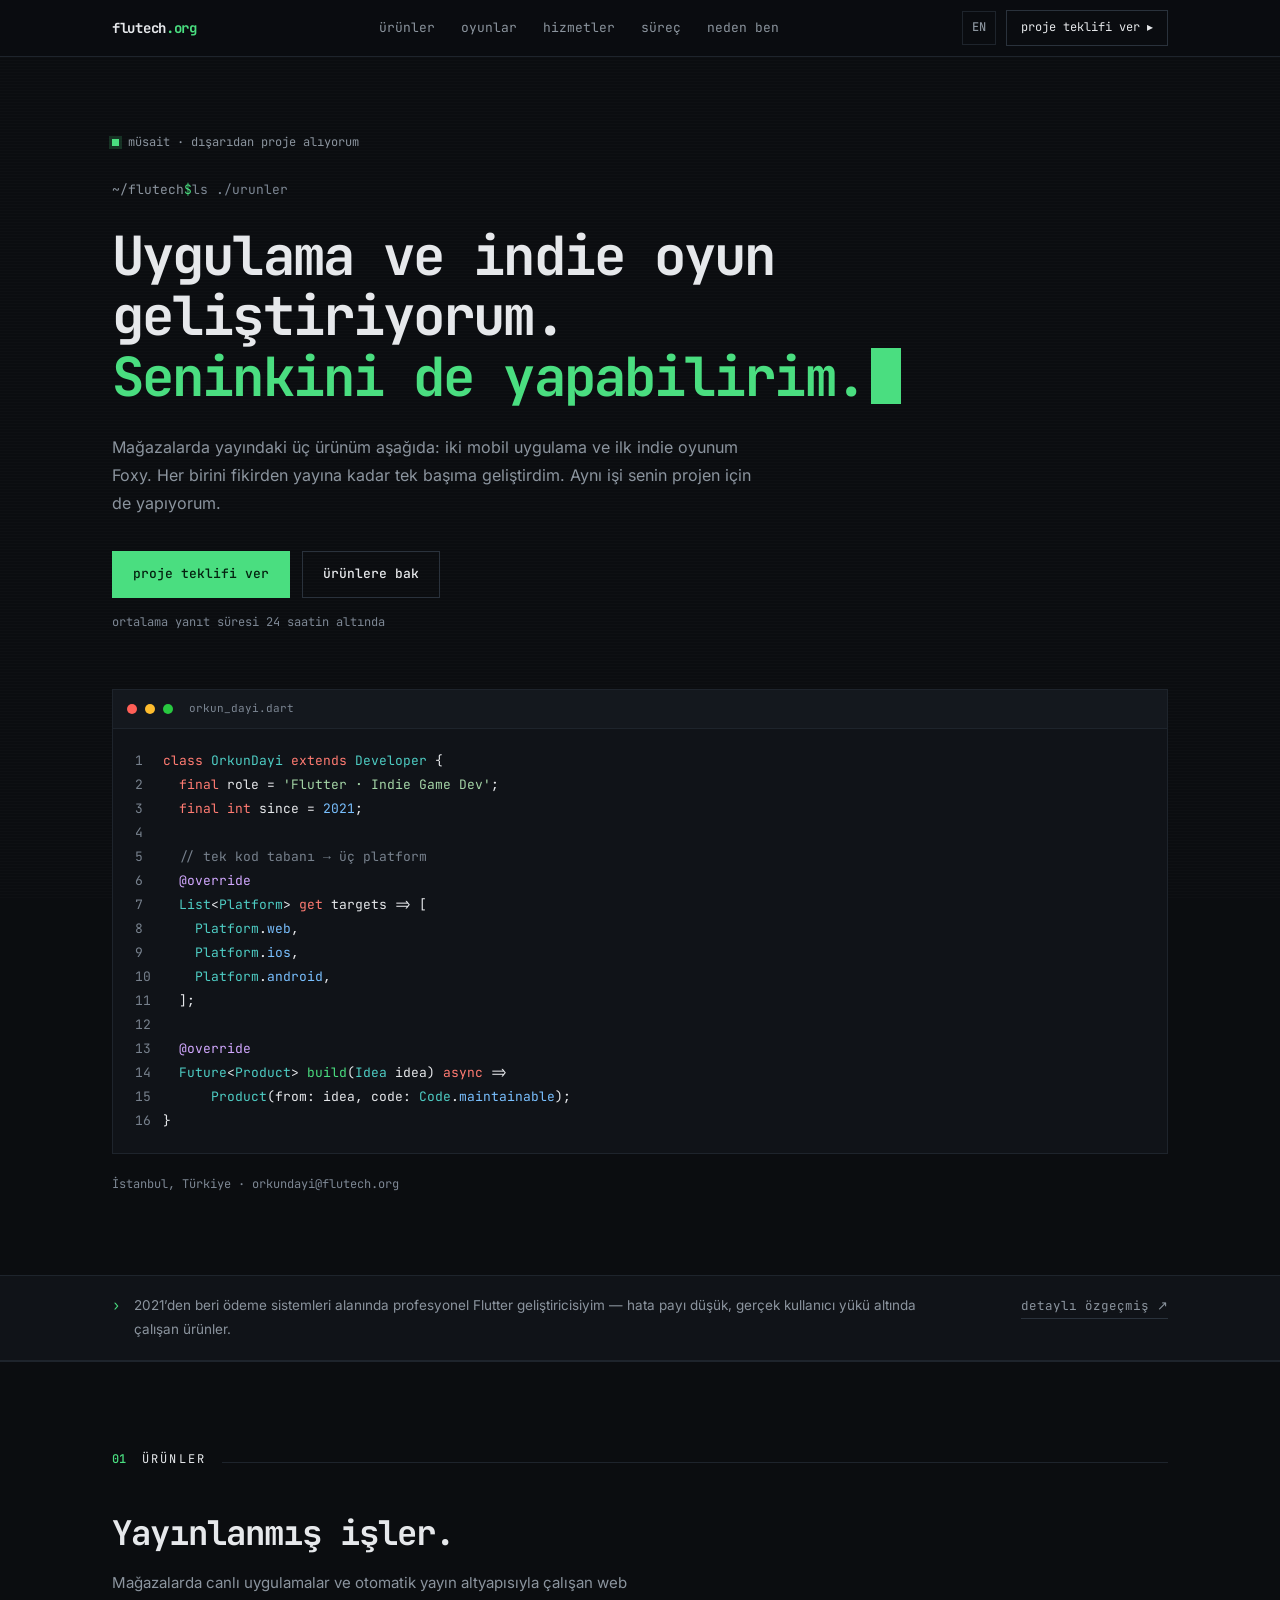
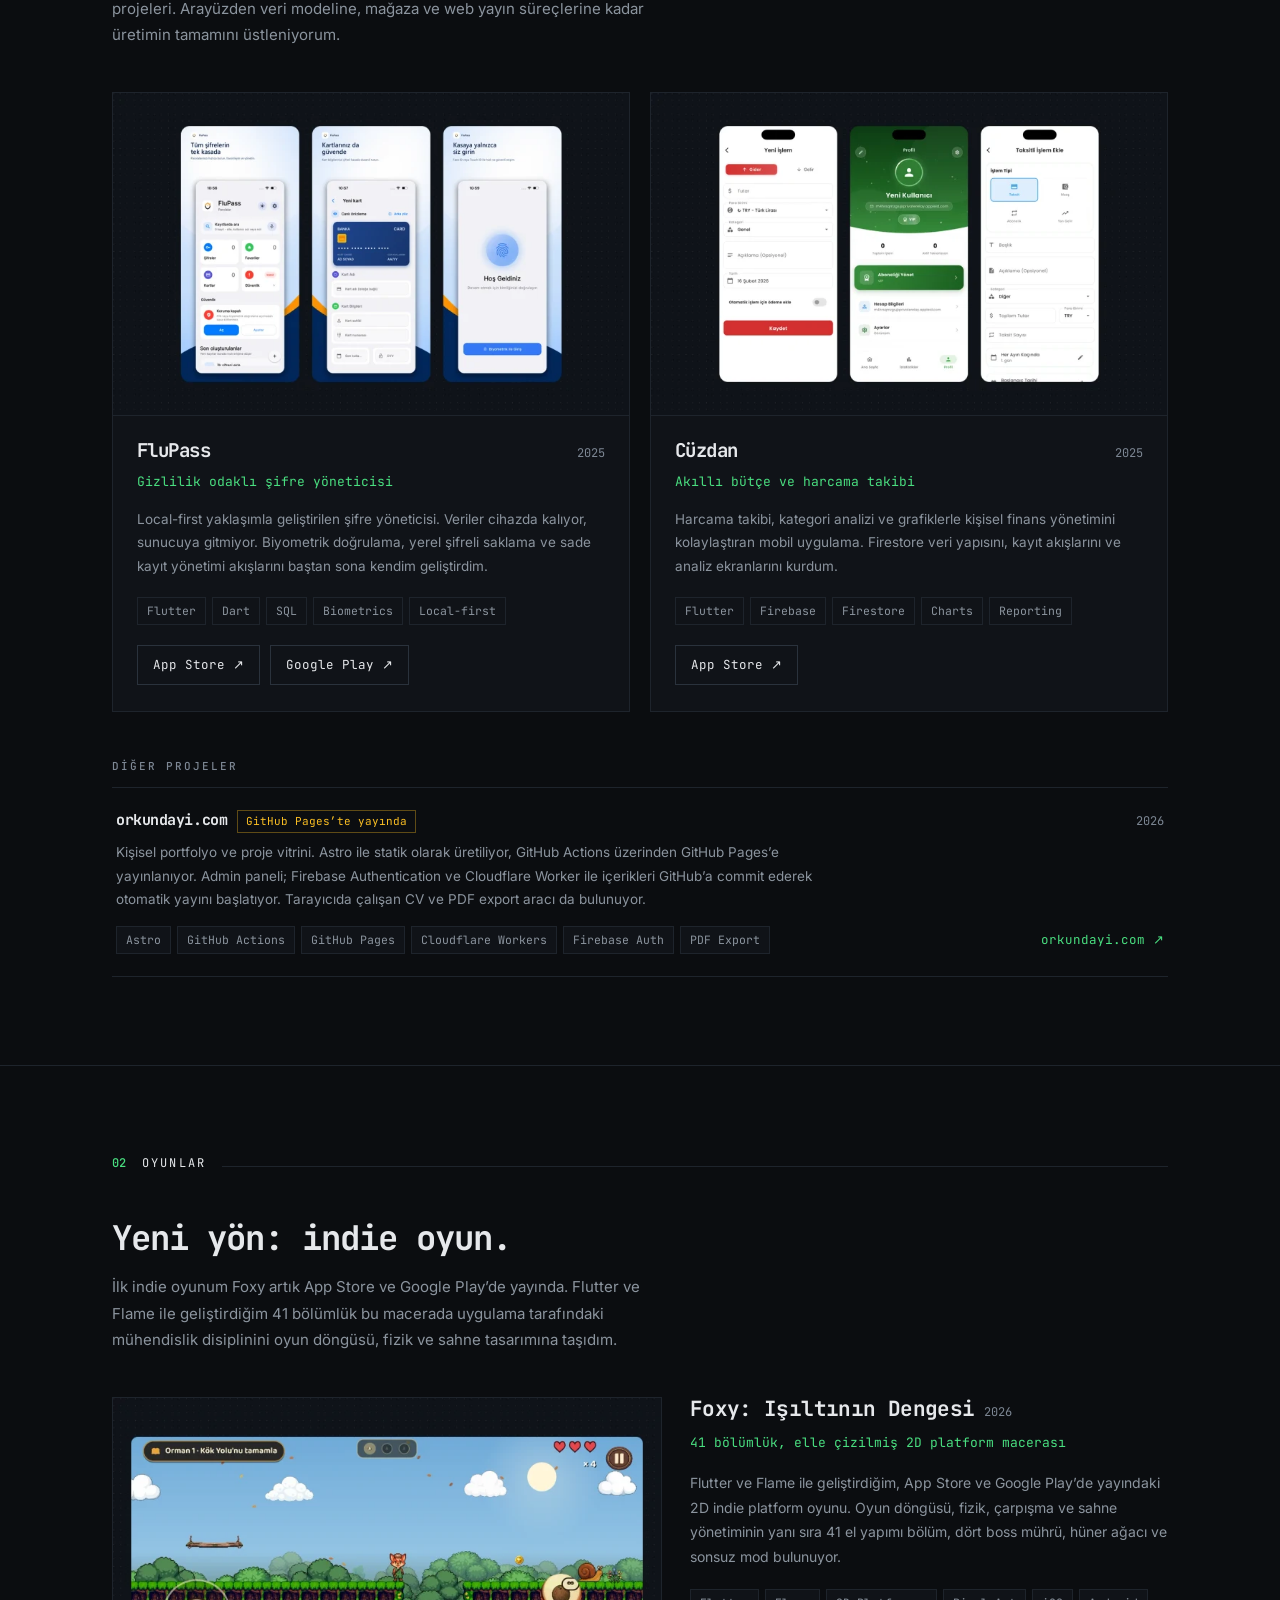
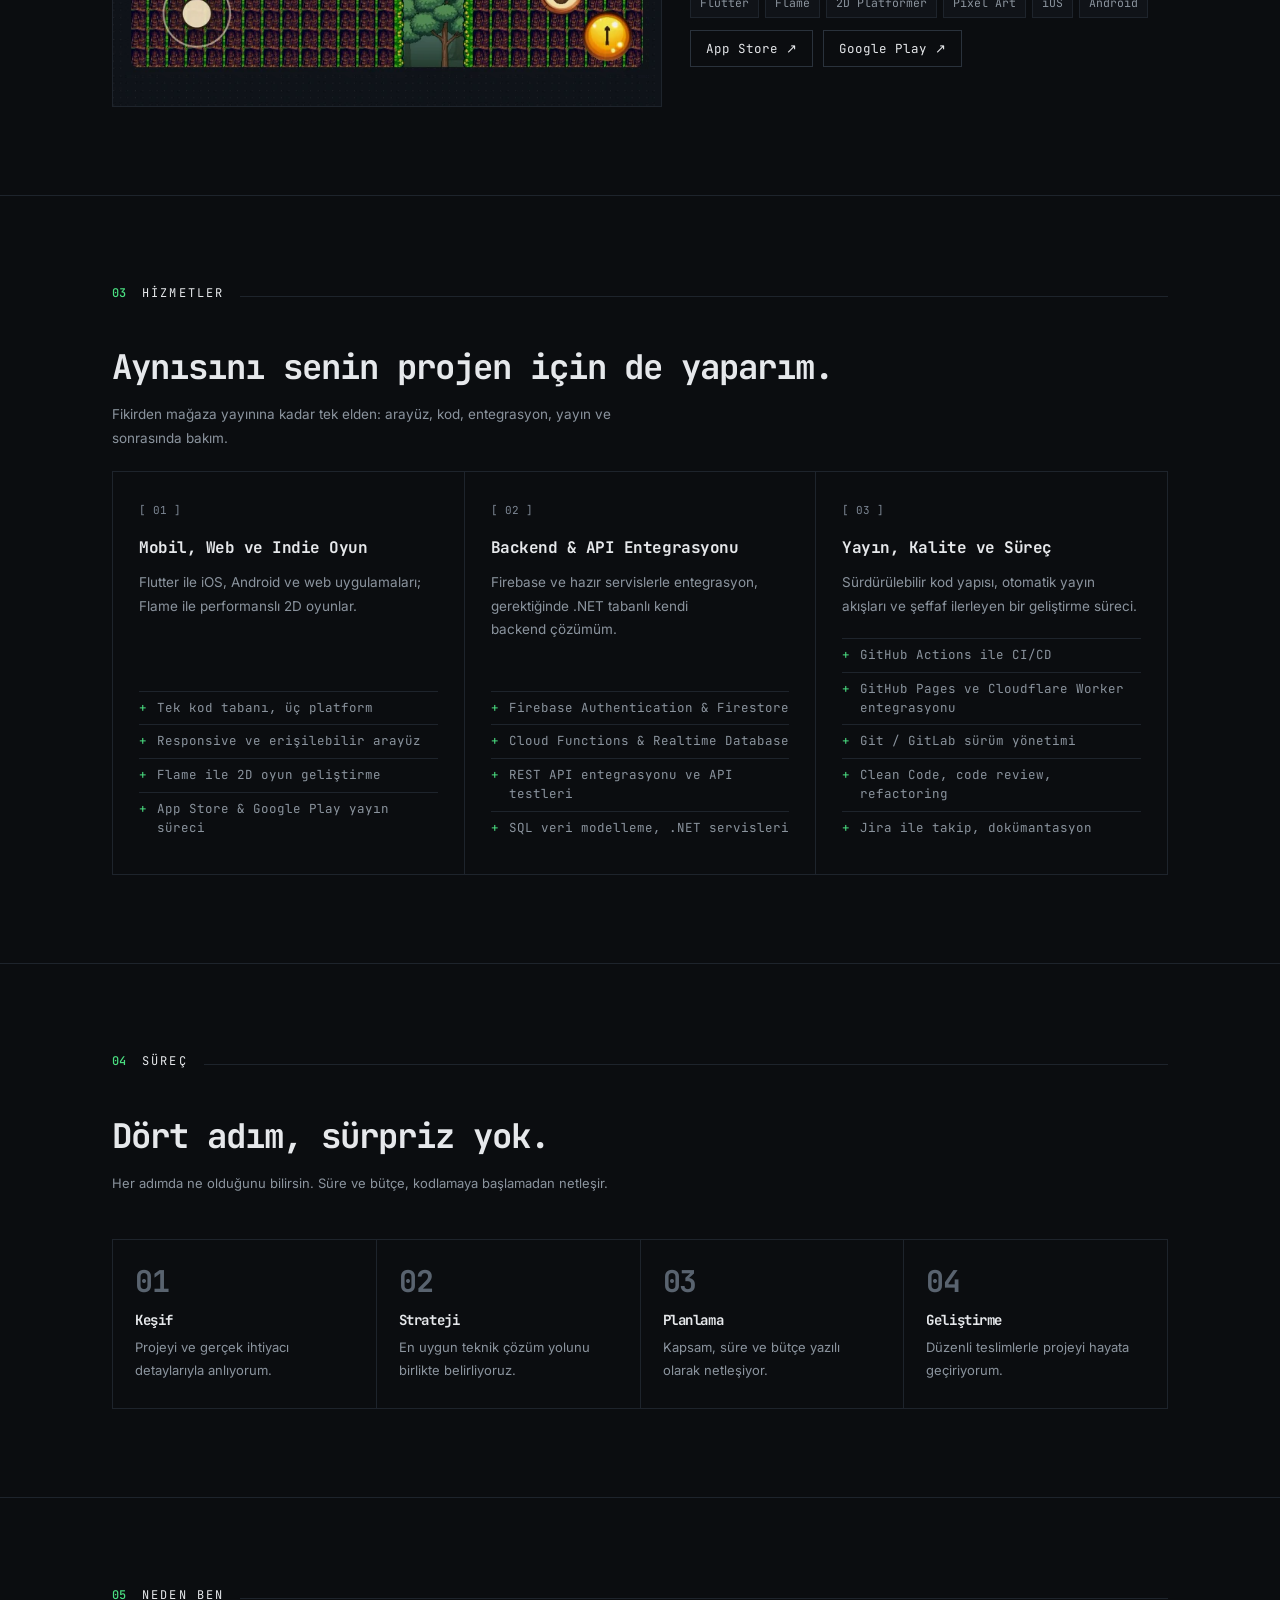
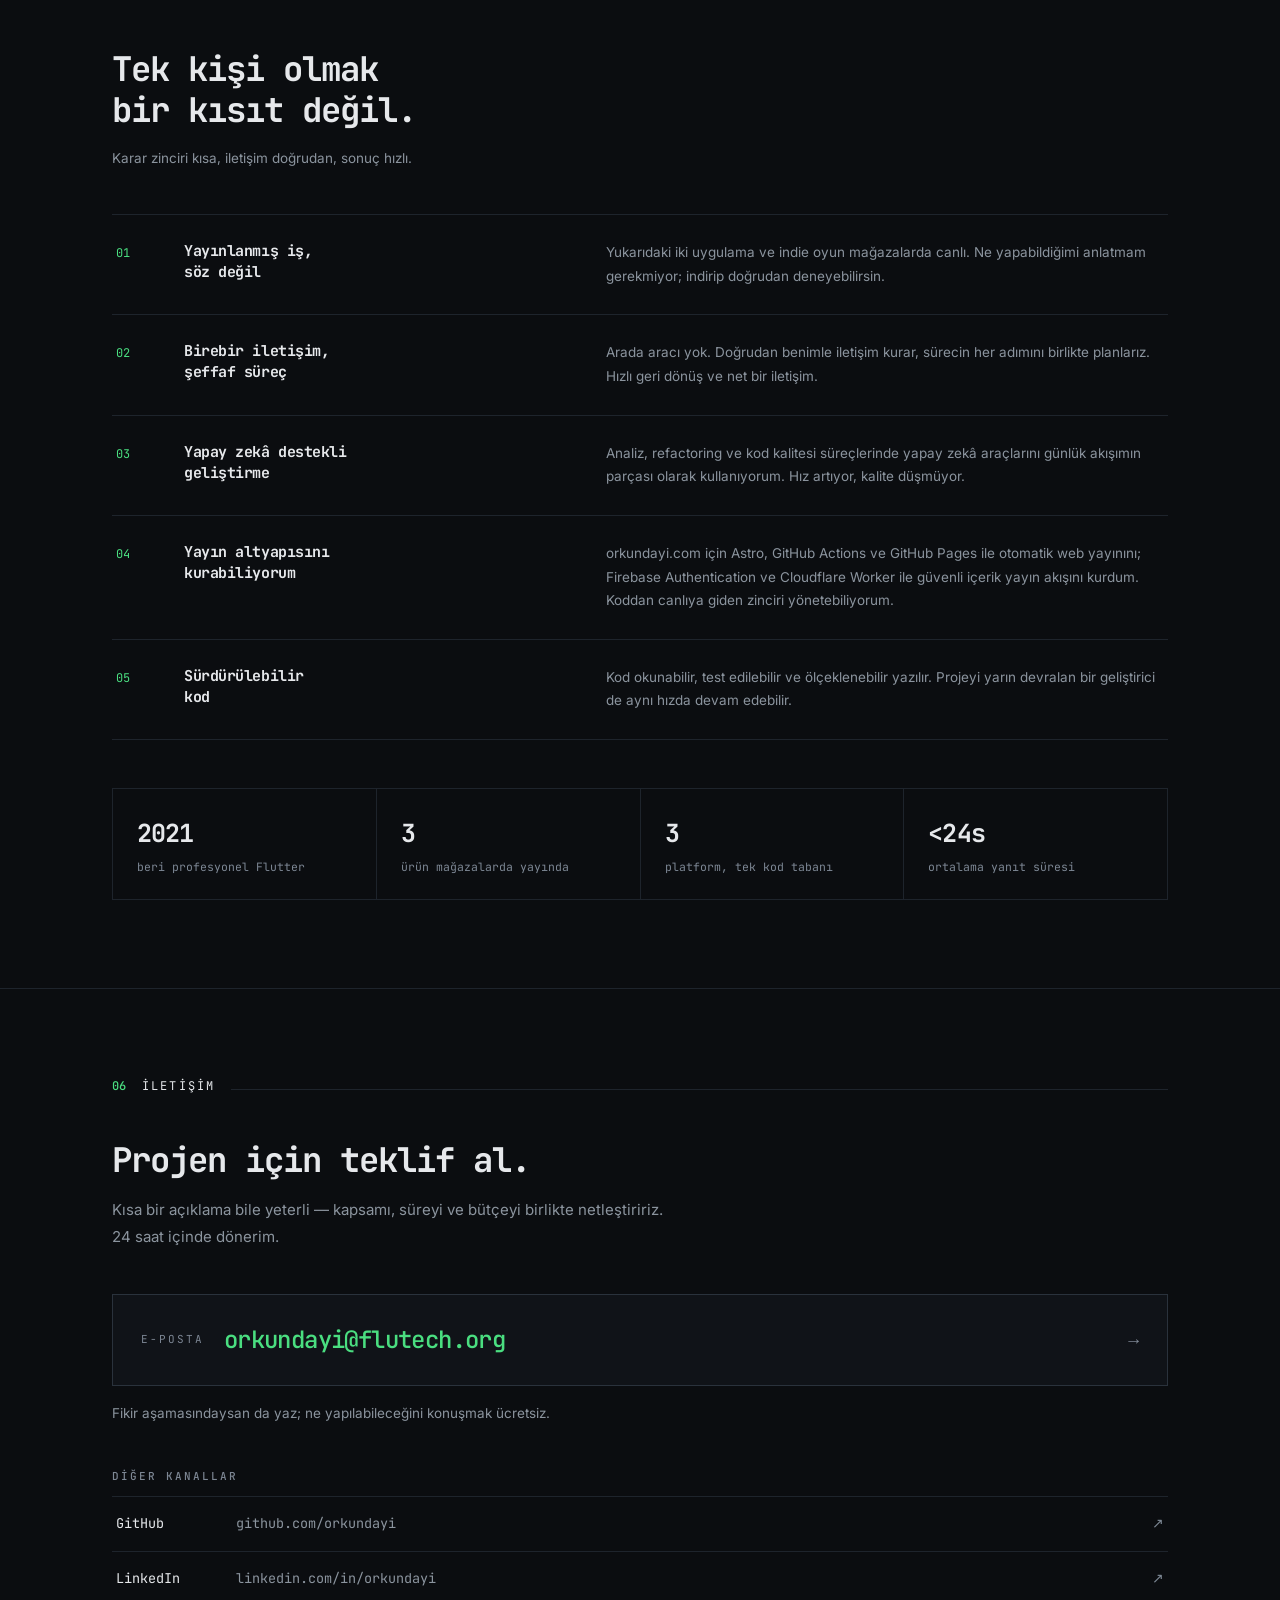
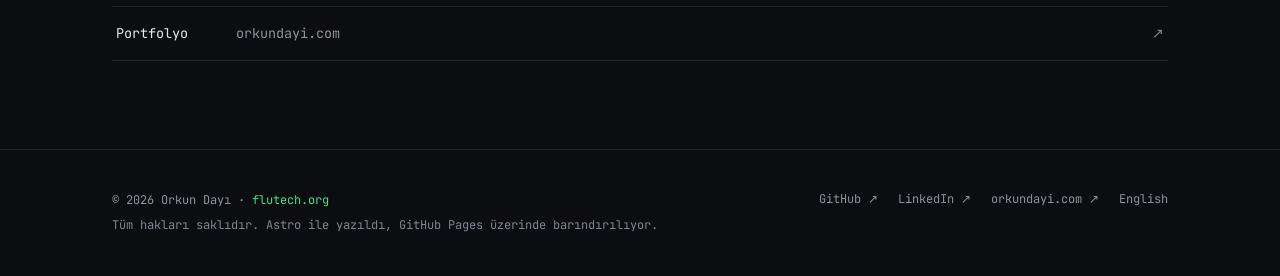
<file: index.html>
<!DOCTYPE html><html lang="tr"><head><meta charset="utf-8"><meta name="viewport" content="width=device-width, initial-scale=1"><title>Flutech Dev — Flutter Uygulama ve Indie Oyun Geliştirme</title><meta name="description" content="Flutter ile iOS, Android ve web uygulamaları; Flame ile indie oyunlar geliştiriyorum. FluPass, Cüzdan ve Foxy mağazalarda yayında. Proje işi alıyorum."><link rel="canonical" href="https://flutech.org/"><link rel="alternate" hreflang="tr" href="https://flutech.org/"><link rel="alternate" hreflang="en" href="https://flutech.org/en/"><link rel="alternate" hreflang="x-default" href="https://flutech.org/"><meta name="author" content="Orkun Dayı"><meta name="theme-color" content="#0b0d10"><meta name="color-scheme" content="dark"><!-- Open Graph --><meta property="og:type" content="website"><meta property="og:site_name" content="Flutech Dev"><meta property="og:title" content="Flutech Dev — Flutter Uygulama ve Indie Oyun Geliştirme"><meta property="og:description" content="Flutter ile iOS, Android ve web uygulamaları; Flame ile indie oyunlar geliştiriyorum. FluPass, Cüzdan ve Foxy mağazalarda yayında. Proje işi alıyorum."><meta property="og:url" content="https://flutech.org/"><meta property="og:image" content="https://flutech.org/og.png"><meta property="og:image:width" content="1200"><meta property="og:image:height" content="630"><meta property="og:image:alt" content="Flutech Dev — Flutter uygulama ve indie oyun geliştirme"><meta property="og:locale" content="tr_TR"><meta property="og:locale:alternate" content="en_US"><!-- Twitter --><meta name="twitter:card" content="summary_large_image"><meta name="twitter:title" content="Flutech Dev — Flutter Uygulama ve Indie Oyun Geliştirme"><meta name="twitter:description" content="Flutter ile iOS, Android ve web uygulamaları; Flame ile indie oyunlar geliştiriyorum. FluPass, Cüzdan ve Foxy mağazalarda yayında. Proje işi alıyorum."><meta name="twitter:image" content="https://flutech.org/og.png"><!-- Simgeler --><link rel="icon" href="/favicon.svg" type="image/svg+xml"><link rel="icon" href="/favicon-32.png" sizes="32x32" type="image/png"><link rel="apple-touch-icon" href="/icon-192.png"><link rel="manifest" href="/manifest.webmanifest"><link rel="sitemap" href="/sitemap-index.xml"><script type="application/ld+json">{"@context":"https://schema.org","@graph":[{"@type":"MobileApplication","name":"FluPass","description":"Local-first yaklaşımla geliştirilen şifre yöneticisi. Veriler cihazda kalıyor, sunucuya gitmiyor. Biyometrik doğrulama, yerel şifreli saklama ve sade kayıt yönetimi akışlarını baştan sona kendim geliştirdim.","url":"https://apps.apple.com/tr/app/flupass/id6753706050?l=tr","sameAs":["https://apps.apple.com/tr/app/flupass/id6753706050?l=tr","https://play.google.com/store/apps/details?id=com.flutech.flupass"],"applicationCategory":"SecurityApplication","operatingSystem":"iOS, Android","author":{"@id":"https://flutech.org/#orkundayi"},"image":"https://flutech.org/projects/flupass.webp"},{"@type":"MobileApplication","name":"Cüzdan","description":"Harcama takibi, kategori analizi ve grafiklerle kişisel finans yönetimini kolaylaştıran mobil uygulama. Firestore veri yapısını, kayıt akışlarını ve analiz ekranlarını kurdum.","url":"https://apps.apple.com/tr/app/c%C3%BCzdan-ak%C4%B1ll%C4%B1-b%C3%BCt%C3%A7e/id6758697145?l=tr","applicationCategory":"FinanceApplication","operatingSystem":"iOS","author":{"@id":"https://flutech.org/#orkundayi"},"image":"https://flutech.org/projects/cuzdan.webp"},{"@type":"VideoGame","name":"Foxy: Işıltının Dengesi","description":"Flutter ve Flame ile geliştirdiğim, App Store ve Google Play’de yayındaki 2D indie platform oyunu. Oyun döngüsü, fizik, çarpışma ve sahne yönetiminin yanı sıra 41 el yapımı bölüm, dört boss mührü, hüner ağacı ve sonsuz mod bulunuyor.","url":"https://apps.apple.com/tr/app/foxy-i%C5%9F%C4%B1lt%C4%B1n%C4%B1n-dengesi/id6796245569?l=tr","sameAs":["https://apps.apple.com/tr/app/foxy-i%C5%9F%C4%B1lt%C4%B1n%C4%B1n-dengesi/id6796245569?l=tr","https://play.google.com/store/apps/details?id=com.flutech.foxy_jump"],"applicationCategory":"GameApplication","gamePlatform":["iOS","Android"],"author":{"@id":"https://flutech.org/#orkundayi"},"image":"https://flutech.org/projects/foxy.webp"},{"@type":"Person","@id":"https://flutech.org/#orkundayi","name":"Orkun Dayı","url":"https://flutech.org","email":"mailto:orkundayi@flutech.org","jobTitle":"Flutter ve Indie Oyun Geliştiricisi","description":"Flutter ile iOS, Android ve web uygulamaları; Flame ile indie oyunlar geliştiriyorum. FluPass, Cüzdan ve Foxy mağazalarda yayında. Proje işi alıyorum.","address":{"@type":"PostalAddress","addressLocality":"Istanbul","addressCountry":"TR"},"sameAs":["https://github.com/orkundayi","https://www.linkedin.com/in/orkundayi/","https://orkundayi.com"],"knowsAbout":["Flutter","Dart","Firebase","Firestore","REST API","SQL",".NET","Docker","Flame","Mobile app development","Game development"]},{"@type":"WebSite","@id":"https://flutech.org/#website","url":"https://flutech.org","name":"Flutech Dev","inLanguage":"tr-TR","publisher":{"@id":"https://flutech.org/#orkundayi"}}]}</script><style>@font-face{font-family:JetBrains Mono;font-style:normal;font-display:swap;font-weight:400;src:url(/assets/jetbrains-mono-latin-400-normal.V6pRDFza.woff2)format("woff2"),url(/assets/jetbrains-mono-latin-400-normal.6-qcROiO.woff)format("woff")}@font-face{font-family:JetBrains Mono;font-style:normal;font-display:swap;font-weight:400;src:url(/assets/jetbrains-mono-latin-ext-400-normal.Bc8Ftmh3.woff2)format("woff2"),url(/assets/jetbrains-mono-latin-ext-400-normal.fXTG6kC5.woff)format("woff")}@font-face{font-family:JetBrains Mono;font-style:normal;font-display:swap;font-weight:500;src:url(/assets/jetbrains-mono-latin-500-normal.BWZEU5yA.woff2)format("woff2"),url(/assets/jetbrains-mono-latin-500-normal.CJOVTJB7.woff)format("woff")}@font-face{font-family:JetBrains Mono;font-style:normal;font-display:swap;font-weight:500;src:url(/assets/jetbrains-mono-latin-ext-500-normal.Cut-4mMH.woff2)format("woff2"),url(/assets/jetbrains-mono-latin-ext-500-normal.ckzbgY84.woff)format("woff")}@font-face{font-family:JetBrains Mono;font-style:normal;font-display:swap;font-weight:700;src:url(/assets/jetbrains-mono-latin-700-normal.BYuf6tUa.woff2)format("woff2"),url(/assets/jetbrains-mono-latin-700-normal.D3wTyLJW.woff)format("woff")}@font-face{font-family:JetBrains Mono;font-style:normal;font-display:swap;font-weight:700;src:url(/assets/jetbrains-mono-latin-ext-700-normal.CZipNAKV.woff2)format("woff2"),url(/assets/jetbrains-mono-latin-ext-700-normal.CxPITLHs.woff)format("woff")}@font-face{font-family:Inter Variable;font-style:normal;font-display:swap;font-weight:100 900;src:url(/assets/inter-cyrillic-ext-wght-normal.BOeWTOD4.woff2)format("woff2-variations");unicode-range:U+460-52F,U+1C80-1C8A,U+20B4,U+2DE0-2DFF,U+A640-A69F,U+FE2E-FE2F}@font-face{font-family:Inter Variable;font-style:normal;font-display:swap;font-weight:100 900;src:url(/assets/inter-cyrillic-wght-normal.DqGufNeO.woff2)format("woff2-variations");unicode-range:U+301,U+400-45F,U+490-491,U+4B0-4B1,U+2116}@font-face{font-family:Inter Variable;font-style:normal;font-display:swap;font-weight:100 900;src:url(/assets/inter-greek-ext-wght-normal.DlzME5K_.woff2)format("woff2-variations");unicode-range:U+1F??}@font-face{font-family:Inter Variable;font-style:normal;font-display:swap;font-weight:100 900;src:url(/assets/inter-greek-wght-normal.CkhJZR-_.woff2)format("woff2-variations");unicode-range:U+370-377,U+37A-37F,U+384-38A,U+38C,U+38E-3A1,U+3A3-3FF}@font-face{font-family:Inter Variable;font-style:normal;font-display:swap;font-weight:100 900;src:url(/assets/inter-vietnamese-wght-normal.CBcvBZtf.woff2)format("woff2-variations");unicode-range:U+102-103,U+110-111,U+128-129,U+168-169,U+1A0-1A1,U+1AF-1B0,U+300-301,U+303-304,U+308-309,U+323,U+329,U+1EA0-1EF9,U+20AB}@font-face{font-family:Inter Variable;font-style:normal;font-display:swap;font-weight:100 900;src:url(/assets/inter-latin-ext-wght-normal.DO1Apj_S.woff2)format("woff2-variations");unicode-range:U+100-2BA,U+2BD-2C5,U+2C7-2CC,U+2CE-2D7,U+2DD-2FF,U+304,U+308,U+329,U+1D00-1DBF,U+1E00-1E9F,U+1EF2-1EFF,U+2020,U+20A0-20AB,U+20AD-20C0,U+2113,U+2C60-2C7F,U+A720-A7FF}@font-face{font-family:Inter Variable;font-style:normal;font-display:swap;font-weight:100 900;src:url(/assets/inter-latin-wght-normal.Dx4kXJAl.woff2)format("woff2-variations");unicode-range:U+??,U+131,U+152-153,U+2BB-2BC,U+2C6,U+2DA,U+2DC,U+304,U+308,U+329,U+2000-206F,U+20AC,U+2122,U+2191,U+2193,U+2212,U+2215,U+FEFF,U+FFFD}:root{--bg:#0b0d10;--surface:#101318;--surface-2:#14181e;--border:#1e242c;--border-hi:#2a323c;--text:#e6e8eb;--muted:#8b949e;--dim:#7d8794;--faint:#77818d;--accent:#4ade80;--accent-dim:#22c55e;--accent-ink:#04210f;--amber:#fbbf24;--syn-keyword:#ff7b72;--syn-class:#4ecdc4;--syn-string:#a5d6a7;--syn-fn:#d2a8ff;--syn-num:#79c0ff;--mono:"JetBrains Mono", ui-monospace, SFMono-Regular, Menlo, Consolas, monospace;--sans:"Inter Variable", "Inter", system-ui, -apple-system, "Segoe UI", sans-serif;--max:1120px;--gutter:32px;--nav-h:56px;color-scheme:dark}*,:before,:after{box-sizing:border-box}*{margin:0;padding:0}html{scroll-behavior:smooth;scroll-padding-top:calc(var(--nav-h) + 24px);-webkit-text-size-adjust:100%}body{background:var(--bg);color:var(--text);font-family:var(--mono);font-synthesis-weight:none;-webkit-font-smoothing:antialiased;-moz-osx-font-smoothing:grayscale;font-size:15px;line-height:1.6;overflow-x:hidden}body:before{content:"";z-index:0;pointer-events:none;background-image:linear-gradient(#ffffff04 1px,#0000 1px);background-size:100% 3px;position:fixed;inset:0}img,svg{max-width:100%;height:auto;display:block}ul,ol{list-style:none}a{color:inherit;text-decoration:none}button{font:inherit;color:inherit;cursor:pointer;background:0 0;border:0}::selection{background:var(--accent);color:var(--accent-ink)}:focus-visible{outline:2px solid var(--accent);outline-offset:3px;border-radius:1px}.skip-link{z-index:100;background:var(--accent);color:var(--accent-ink);padding:10px 16px;font-size:13px;position:absolute;top:8px;left:-9999px}.skip-link:focus{left:8px}h1,h2,h3,h4{font-family:var(--mono);letter-spacing:-.03em;text-wrap:balance;font-weight:700;line-height:1.15}h1{letter-spacing:-.035em;font-size:clamp(30px,5.2vw,54px);line-height:1.12}h2{font-size:clamp(24px,3.4vw,34px);line-height:1.2}p{font-family:var(--sans);color:var(--muted);text-wrap:pretty;font-weight:400;line-height:1.75}strong{color:var(--text);font-weight:500}code{font-family:var(--mono)}.wrap{width:100%;max-width:var(--max);padding-inline:var(--gutter);z-index:1;margin-inline:auto;position:relative}.section{border-top:1px solid var(--border);z-index:1;scroll-margin-top:var(--nav-h);padding-block:88px;position:relative}.sec-head{align-items:baseline;gap:16px;margin-bottom:44px;display:flex}.sec-num{color:var(--accent);font-variant-numeric:tabular-nums;font-size:12px;font-weight:500}.sec-eyebrow{letter-spacing:.18em;text-transform:uppercase;color:var(--text);font-size:12px}.sec-rule{background:var(--border);flex:1;height:1px}.sec-title{white-space:pre-line;margin-bottom:16px}.sec-lede{max-width:62ch;margin-bottom:44px;font-size:15px}.btn{font-family:var(--mono);border:1px solid var(--accent);background:var(--accent);color:var(--accent-ink);align-items:center;gap:8px;padding:12px 20px;font-size:13px;font-weight:500;transition:background .15s,border-color .15s,color .15s;display:inline-flex}.btn:hover{background:var(--accent-dim);border-color:var(--accent-dim)}.btn--ghost{color:var(--text);border-color:var(--border-hi);background:0 0}.btn--ghost:hover{border-color:var(--accent);color:var(--accent);background:0 0}.tags{flex-wrap:wrap;gap:6px;display:flex}.tag{font-family:var(--mono);color:var(--muted);border:1px solid var(--border);background:var(--surface);white-space:nowrap;padding:4px 9px;font-size:11.5px}@media (prefers-reduced-motion:reduce){html{scroll-behavior:auto}*,:before,:after{transition-duration:.001ms!important;animation-duration:.001ms!important;animation-iteration-count:1!important}}@media (width<=860px){:root{--gutter:20px}.section{padding-block:64px}.sec-head,.sec-lede{margin-bottom:32px}}.nav[data-astro-cid-wpvy4v7s]{z-index:50;background:color-mix(in srgb, var(--bg) 88%, transparent);backdrop-filter:blur(10px);border-bottom:1px solid var(--border);position:sticky;top:0}.nav-in[data-astro-cid-wpvy4v7s]{width:100%;max-width:var(--max);padding-inline:var(--gutter);min-height:var(--nav-h);justify-content:space-between;align-items:center;gap:20px;margin-inline:auto;display:flex}.logo[data-astro-cid-wpvy4v7s]{letter-spacing:-.02em;flex:none;font-size:14px;font-weight:700}.logo[data-astro-cid-wpvy4v7s] b[data-astro-cid-wpvy4v7s]{color:var(--accent);font-weight:700}.nav-links[data-astro-cid-wpvy4v7s]{gap:26px;font-size:13px;display:flex}.nav-links[data-astro-cid-wpvy4v7s] a[data-astro-cid-wpvy4v7s]{color:var(--muted);transition:color .15s}.nav-links[data-astro-cid-wpvy4v7s] a[data-astro-cid-wpvy4v7s]:hover{color:var(--accent)}.nav-right[data-astro-cid-wpvy4v7s]{flex:none;align-items:center;gap:10px;display:flex}.lang[data-astro-cid-wpvy4v7s]{color:var(--muted);border:1px solid var(--border);padding:6px 9px;font-size:12px;font-weight:500;transition:color .15s,border-color .15s}.lang[data-astro-cid-wpvy4v7s]:hover{color:var(--accent);border-color:var(--accent)}.nav-cta[data-astro-cid-wpvy4v7s]{border:1px solid var(--border-hi);color:var(--text);white-space:nowrap;padding:7px 14px;font-size:12px;transition:color .15s,border-color .15s}.nav-cta[data-astro-cid-wpvy4v7s]:hover{border-color:var(--accent);color:var(--accent)}@media (width<=860px){.nav-in[data-astro-cid-wpvy4v7s]{flex-wrap:wrap;gap:10px 16px;padding-block:10px}.nav-links[data-astro-cid-wpvy4v7s]{scrollbar-width:none;order:3;gap:14px;width:100%;padding-bottom:2px;font-size:12px;overflow-x:auto}.nav-links[data-astro-cid-wpvy4v7s]::-webkit-scrollbar{display:none}.nav-links[data-astro-cid-wpvy4v7s] a[data-astro-cid-wpvy4v7s]{white-space:nowrap}.nav-cta[data-astro-cid-wpvy4v7s]{padding:7px 12px;font-size:11.5px}}.footer[data-astro-cid-jo6i4kqk]{border-top:1px solid var(--border);z-index:1;padding-block:40px;position:relative}.foot-in[data-astro-cid-jo6i4kqk]{flex-wrap:wrap;justify-content:space-between;gap:20px 32px;display:flex}.line[data-astro-cid-jo6i4kqk]{font-family:var(--mono);color:var(--muted);font-size:12px}.line[data-astro-cid-jo6i4kqk].dim{color:var(--dim);margin-top:4px}.dom[data-astro-cid-jo6i4kqk]{color:var(--accent)}.links[data-astro-cid-jo6i4kqk]{font-family:var(--mono);flex-wrap:wrap;gap:20px;font-size:12px;display:flex}.links[data-astro-cid-jo6i4kqk] a[data-astro-cid-jo6i4kqk]{color:var(--muted);transition:color .15s}.links[data-astro-cid-jo6i4kqk] a[data-astro-cid-jo6i4kqk]:hover{color:var(--accent)}
.hero[data-astro-cid-ge2uvauf]{z-index:1;padding-block:72px 80px;position:relative}.avail[data-astro-cid-ge2uvauf]{font-family:var(--mono);color:var(--muted);align-items:center;gap:9px;margin-bottom:26px;font-size:12px;display:inline-flex}.avail[data-astro-cid-ge2uvauf] i[data-astro-cid-ge2uvauf]{background:var(--accent);width:7px;height:7px;box-shadow:0 0 0 3px color-mix(in srgb, var(--accent) 18%, transparent);flex:none;animation:2.4s ease-in-out infinite pulse;display:block}@keyframes pulse{50%{box-shadow:0 0 0 7px color-mix(in srgb, var(--accent) 0%, transparent)}}.prompt[data-astro-cid-ge2uvauf]{font-family:var(--mono);color:var(--dim);margin-bottom:24px;font-size:13px}.prompt[data-astro-cid-ge2uvauf] .path[data-astro-cid-ge2uvauf]{color:var(--muted)}.prompt[data-astro-cid-ge2uvauf] .sigil[data-astro-cid-ge2uvauf]{color:var(--accent)}h1[data-astro-cid-ge2uvauf]{margin-bottom:26px}h1[data-astro-cid-ge2uvauf] em[data-astro-cid-ge2uvauf]{color:var(--accent);font-style:normal}.cursor[data-astro-cid-ge2uvauf]{background:var(--accent);vertical-align:-.16em;width:.55em;height:1.05em;margin-left:.12em;animation:1.1s step-end infinite blink;display:inline-block}@keyframes blink{50%{opacity:0}}.lede[data-astro-cid-ge2uvauf]{max-width:64ch;margin-bottom:34px;font-size:16px}.btns[data-astro-cid-ge2uvauf]{flex-wrap:wrap;gap:12px;margin-bottom:14px;display:flex}.note[data-astro-cid-ge2uvauf]{font-family:var(--mono);color:var(--dim);margin-bottom:56px;font-size:12px}.code[data-astro-cid-ge2uvauf]{border:1px solid var(--border);background:var(--surface)}.code-bar[data-astro-cid-ge2uvauf]{border-bottom:1px solid var(--border);background:var(--surface-2);align-items:center;gap:8px;padding:10px 14px;display:flex}.dot[data-astro-cid-ge2uvauf]{border-radius:50%;flex:none;width:10px;height:10px}.dot--r[data-astro-cid-ge2uvauf]{background:#ff5f57}.dot--y[data-astro-cid-ge2uvauf]{background:#febc2e}.dot--g[data-astro-cid-ge2uvauf]{background:#28c840}.code-name[data-astro-cid-ge2uvauf]{font-family:var(--mono);color:var(--dim);margin-left:8px;font-size:11px}.code-body[data-astro-cid-ge2uvauf]{font-family:var(--mono);tab-size:2;padding:20px 22px;font-size:13px;line-height:1.85;overflow-x:auto}.code-body[data-astro-cid-ge2uvauf]>code[data-astro-cid-ge2uvauf]{display:block}.code-body[data-astro-cid-ge2uvauf] .row[data-astro-cid-ge2uvauf]{white-space:pre;display:block}.ln[data-astro-cid-ge2uvauf]{width:28px;color:var(--faint);user-select:none;display:inline-block}.loc[data-astro-cid-ge2uvauf]{font-family:var(--mono);color:var(--dim);margin-top:20px;font-size:12px}@media (width<=860px){.hero[data-astro-cid-ge2uvauf]{padding-block:44px 56px}.note[data-astro-cid-ge2uvauf]{margin-bottom:40px}.code-body[data-astro-cid-ge2uvauf]{padding:16px 14px;font-size:12px}.ln[data-astro-cid-ge2uvauf]{width:24px}}.code-body .k{color:var(--syn-keyword)}.code-body .c{color:var(--syn-class)}.code-body .s{color:var(--syn-string)}.code-body .f{color:var(--syn-fn)}.code-body .fn{color:var(--accent)}.code-body .cm{color:var(--faint)}.code-body .n{color:var(--syn-num)}.band[data-astro-cid-o6uyypaq]{border-top:1px solid var(--border);border-bottom:1px solid var(--border);background:var(--surface);z-index:1;position:relative}.band-in[data-astro-cid-o6uyypaq]{align-items:baseline;gap:14px;padding-block:18px;display:flex}.marker[data-astro-cid-o6uyypaq]{font-family:var(--mono);color:var(--accent);flex:none;font-size:14px}p[data-astro-cid-o6uyypaq]{flex:1;min-width:0;font-size:13.5px}a[data-astro-cid-o6uyypaq]{font-family:var(--mono);color:var(--muted);white-space:nowrap;border-bottom:1px solid var(--border-hi);flex:none;padding-bottom:2px;font-size:12.5px;transition:color .15s,border-color .15s}a[data-astro-cid-o6uyypaq]:hover{color:var(--accent);border-bottom-color:var(--accent)}@media (width<=860px){.band-in[data-astro-cid-o6uyypaq]{flex-wrap:wrap;gap:10px}p[data-astro-cid-o6uyypaq]{flex-basis:calc(100% - 28px)}a[data-astro-cid-o6uyypaq]{margin-left:28px}}.media[data-astro-cid-j6u6ogab]{aspect-ratio:16/10;background:var(--surface-2);border-bottom:1px solid var(--border);overflow:hidden}.media--wide[data-astro-cid-j6u6ogab]{aspect-ratio:16/9;border:1px solid var(--border)}.media[data-astro-cid-j6u6ogab] img[data-astro-cid-j6u6ogab]{object-fit:cover;width:100%;height:100%}.ph[data-astro-cid-j6u6ogab]{background-color:var(--surface-2);background-image:radial-gradient(var(--border-hi) 1px, transparent 1px);background-size:16px 16px;justify-content:center;align-items:center;gap:4px;width:100%;height:100%;display:flex}.ph-name[data-astro-cid-j6u6ogab]{font-family:var(--mono);letter-spacing:-.02em;color:var(--dim);background:var(--surface-2);padding:6px 12px;font-size:clamp(14px,2.2vw,19px);font-weight:700}.ph-cursor[data-astro-cid-j6u6ogab]{background:var(--accent);opacity:.55;width:9px;height:1.05em;animation:1.1s step-end infinite blink}.cards[data-astro-cid-rtei5hqi]{grid-template-columns:repeat(2,1fr);gap:20px;display:grid}.card[data-astro-cid-rtei5hqi]{border:1px solid var(--border);background:var(--surface);flex-direction:column;transition:border-color .2s,transform .2s;display:flex}.card[data-astro-cid-rtei5hqi]:hover{border-color:var(--border-hi);transform:translateY(-2px)}.card-body[data-astro-cid-rtei5hqi]{flex-direction:column;flex:1;padding:24px 24px 26px;display:flex}.card-head[data-astro-cid-rtei5hqi]{flex-wrap:wrap;align-items:baseline;gap:10px;margin-bottom:8px;display:flex}h3[data-astro-cid-rtei5hqi]{letter-spacing:-.03em;font-size:19px}.status[data-astro-cid-rtei5hqi]{font-family:var(--mono);color:var(--amber);border:1px solid color-mix(in srgb, var(--amber) 35%, transparent);padding:2px 8px;font-size:11px}.year[data-astro-cid-rtei5hqi]{font-family:var(--mono);color:var(--dim);font-variant-numeric:tabular-nums;margin-left:auto;font-size:12px}.tagline[data-astro-cid-rtei5hqi]{font-family:var(--mono);color:var(--accent);margin-bottom:14px;font-size:13px}.desc[data-astro-cid-rtei5hqi]{margin-bottom:18px;font-size:13.5px}.card[data-astro-cid-rtei5hqi] .tags[data-astro-cid-rtei5hqi]{margin-bottom:20px}.stores[data-astro-cid-rtei5hqi]{flex-wrap:wrap;gap:10px;margin-top:auto;display:flex}.stores[data-astro-cid-rtei5hqi] a[data-astro-cid-rtei5hqi]{font-family:var(--mono);border:1px solid var(--border-hi);color:var(--text);padding:9px 15px;font-size:12.5px;transition:border-color .15s,color .15s;display:inline-block}.stores[data-astro-cid-rtei5hqi] a[data-astro-cid-rtei5hqi]:hover{border-color:var(--accent);color:var(--accent)}.other-label[data-astro-cid-rtei5hqi]{font-family:var(--mono);letter-spacing:.18em;text-transform:uppercase;color:var(--dim);margin:48px 0 14px;font-size:11px;font-weight:500}.list[data-astro-cid-rtei5hqi]{border-top:1px solid var(--border)}.item[data-astro-cid-rtei5hqi]{border-bottom:1px solid var(--border);padding:22px 4px;transition:background .18s,padding-left .18s}.item[data-astro-cid-rtei5hqi]:hover{background:var(--surface);padding-left:12px}.item-head[data-astro-cid-rtei5hqi]{flex-wrap:wrap;align-items:baseline;gap:10px;margin-bottom:8px;display:flex}h4[data-astro-cid-rtei5hqi]{font-size:15px}.item[data-astro-cid-rtei5hqi] .desc[data-astro-cid-rtei5hqi]{max-width:80ch;margin-bottom:14px;font-size:13.5px}.item-meta[data-astro-cid-rtei5hqi]{flex-wrap:wrap;justify-content:space-between;align-items:center;gap:12px 24px;display:flex}.inline-links[data-astro-cid-rtei5hqi]{font-family:var(--mono);gap:18px;font-size:12.5px;display:flex}.inline-links[data-astro-cid-rtei5hqi] a[data-astro-cid-rtei5hqi]{color:var(--accent);border-bottom:1px solid #0000;transition:border-color .15s}.inline-links[data-astro-cid-rtei5hqi] a[data-astro-cid-rtei5hqi]:hover{border-bottom-color:var(--accent)}@media (width<=860px){.cards[data-astro-cid-rtei5hqi]{grid-template-columns:1fr;gap:16px}.card-body[data-astro-cid-rtei5hqi]{padding:20px}.item[data-astro-cid-rtei5hqi]:hover{padding-left:4px}.item-meta[data-astro-cid-rtei5hqi]{flex-direction:column;align-items:flex-start}}.game[data-astro-cid-bfmdqxla]{grid-template-columns:1.15fr 1fr;align-items:start;gap:28px;display:grid}.game[data-astro-cid-bfmdqxla]+.game[data-astro-cid-bfmdqxla]{border-top:1px solid var(--border);margin-top:40px;padding-top:40px}.game-head[data-astro-cid-bfmdqxla]{flex-wrap:wrap;align-items:baseline;gap:10px;margin-bottom:10px;display:flex}h3[data-astro-cid-bfmdqxla]{letter-spacing:-.03em;font-size:21px}.status[data-astro-cid-bfmdqxla]{font-family:var(--mono);color:var(--amber);border:1px solid color-mix(in srgb, var(--amber) 35%, transparent);padding:2px 8px;font-size:11px}.year[data-astro-cid-bfmdqxla]{font-family:var(--mono);color:var(--dim);font-variant-numeric:tabular-nums;font-size:12px}.tagline[data-astro-cid-bfmdqxla]{font-family:var(--mono);color:var(--accent);margin-bottom:16px;font-size:13px}.desc[data-astro-cid-bfmdqxla]{margin-bottom:20px;font-size:14px}.links[data-astro-cid-bfmdqxla]{flex-wrap:wrap;gap:10px;margin-top:18px;display:flex}.links[data-astro-cid-bfmdqxla] a[data-astro-cid-bfmdqxla]{font-family:var(--mono);border:1px solid var(--border-hi);color:var(--text);padding:9px 15px;font-size:12.5px;transition:border-color .15s,color .15s}.links[data-astro-cid-bfmdqxla] a[data-astro-cid-bfmdqxla]:hover{border-color:var(--accent);color:var(--accent)}@media (width<=860px){.game[data-astro-cid-bfmdqxla]{grid-template-columns:1fr;gap:20px}}.grid[data-astro-cid-lesv7jgp]{background:var(--border);border:1px solid var(--border);grid-template-columns:repeat(3,1fr);gap:1px;display:grid}.cell[data-astro-cid-lesv7jgp]{background:var(--bg);flex-direction:column;padding:30px 26px;transition:background .18s;display:flex}.cell[data-astro-cid-lesv7jgp]:hover{background:var(--surface)}.cell-tag[data-astro-cid-lesv7jgp]{font-family:var(--mono);color:var(--dim);margin-bottom:18px;font-size:11px;display:block}h3[data-astro-cid-lesv7jgp]{margin-bottom:12px;font-size:16px;line-height:1.35}p[data-astro-cid-lesv7jgp]{margin-bottom:20px;font-size:13.5px}.feats[data-astro-cid-lesv7jgp]{font-family:var(--mono);color:var(--muted);margin-top:auto;font-size:12.5px}.feats[data-astro-cid-lesv7jgp] li[data-astro-cid-lesv7jgp]{border-top:1px solid var(--border);padding:7px 0 7px 18px;line-height:1.5;position:relative}.feats[data-astro-cid-lesv7jgp] li[data-astro-cid-lesv7jgp]:before{content:"+";color:var(--accent);position:absolute;left:0}@media (width<=860px){.grid[data-astro-cid-lesv7jgp]{grid-template-columns:1fr}.cell[data-astro-cid-lesv7jgp]{padding:26px 20px}}.steps[data-astro-cid-grsovck6]{background:var(--border);border:1px solid var(--border);grid-template-columns:repeat(4,1fr);gap:1px;display:grid}.step[data-astro-cid-grsovck6]{background:var(--bg);padding:26px 22px;transition:background .18s}.step[data-astro-cid-grsovck6]:hover{background:var(--surface)}.step-n[data-astro-cid-grsovck6]{font-family:var(--mono);letter-spacing:-.04em;color:#59636f;font-variant-numeric:tabular-nums;margin-bottom:16px;font-size:30px;font-weight:700;line-height:1;transition:color .18s;display:block}.step[data-astro-cid-grsovck6]:hover .step-n[data-astro-cid-grsovck6]{color:var(--accent)}h3[data-astro-cid-grsovck6]{margin-bottom:8px;font-size:14px}p[data-astro-cid-grsovck6]{font-size:13px}@media (width<=860px){.steps[data-astro-cid-grsovck6]{grid-template-columns:1fr 1fr}}@media (width<=480px){.steps[data-astro-cid-grsovck6]{grid-template-columns:1fr}}.rows[data-astro-cid-psdxjdsr]{border-top:1px solid var(--border)}.row[data-astro-cid-psdxjdsr]{border-bottom:1px solid var(--border);grid-template-columns:44px 1fr 1.4fr;align-items:start;gap:24px;padding:26px 4px;transition:background .18s,padding-left .18s;display:grid}.row[data-astro-cid-psdxjdsr]:hover{background:var(--surface);padding-left:12px}.row-n[data-astro-cid-psdxjdsr]{font-family:var(--mono);color:var(--accent);padding-top:3px;font-size:12px}h3[data-astro-cid-psdxjdsr]{white-space:pre-line;font-size:15px;line-height:1.4}p[data-astro-cid-psdxjdsr]{font-size:13.5px}.stats[data-astro-cid-psdxjdsr]{background:var(--border);border:1px solid var(--border);grid-template-columns:repeat(4,1fr);gap:1px;margin-top:48px;display:grid}.stat[data-astro-cid-psdxjdsr]{background:var(--bg);padding:24px}dt[data-astro-cid-psdxjdsr]{font-family:var(--mono);letter-spacing:-.035em;color:var(--text);font-variant-numeric:tabular-nums;margin-bottom:5px;font-size:25px;font-weight:700}dd[data-astro-cid-psdxjdsr]{font-family:var(--mono);color:var(--dim);font-size:11.5px;line-height:1.5}@media (width<=860px){.row[data-astro-cid-psdxjdsr]{grid-template-columns:30px 1fr;gap:8px 12px}.row[data-astro-cid-psdxjdsr]:hover{padding-left:4px}.row[data-astro-cid-psdxjdsr] h3[data-astro-cid-psdxjdsr]{white-space:normal}.row[data-astro-cid-psdxjdsr] p[data-astro-cid-psdxjdsr]{grid-column:2}.stats[data-astro-cid-psdxjdsr]{grid-template-columns:1fr 1fr}}.mail[data-astro-cid-he3spzz3]{border:1px solid var(--border-hi);background:var(--surface);align-items:center;gap:20px;padding:26px 28px;transition:border-color .18s,background .18s;display:flex}.mail[data-astro-cid-he3spzz3]:hover{border-color:var(--accent);background:var(--surface-2)}.mail-label[data-astro-cid-he3spzz3]{font-family:var(--mono);letter-spacing:.18em;text-transform:uppercase;color:var(--dim);flex:none;font-size:11px}.mail-addr[data-astro-cid-he3spzz3]{font-family:var(--mono);letter-spacing:-.025em;color:var(--accent);word-break:break-all;font-size:clamp(15px,2.6vw,24px);font-weight:500}.mail-arrow[data-astro-cid-he3spzz3]{color:var(--dim);flex:none;margin-left:auto;font-size:18px;transition:transform .18s,color .18s}.mail[data-astro-cid-he3spzz3]:hover .mail-arrow[data-astro-cid-he3spzz3]{color:var(--accent);transform:translate(4px)}.note[data-astro-cid-he3spzz3]{max-width:66ch;margin-top:16px;font-size:13.5px}.elsewhere-label[data-astro-cid-he3spzz3]{font-family:var(--mono);letter-spacing:.18em;text-transform:uppercase;color:var(--dim);margin:44px 0 0;font-size:11px;font-weight:500}.elsewhere[data-astro-cid-he3spzz3]{border-top:1px solid var(--border);margin-top:14px}.elsewhere[data-astro-cid-he3spzz3] a[data-astro-cid-he3spzz3]{border-bottom:1px solid var(--border);font-family:var(--mono);align-items:baseline;gap:20px;padding:16px 4px;font-size:13.5px;transition:background .18s,padding-left .18s;display:flex}.elsewhere[data-astro-cid-he3spzz3] a[data-astro-cid-he3spzz3]:hover{background:var(--surface);padding-left:12px}.e-label[data-astro-cid-he3spzz3]{width:100px;color:var(--text);flex:none}.e-handle[data-astro-cid-he3spzz3]{color:var(--muted)}.elsewhere[data-astro-cid-he3spzz3] a[data-astro-cid-he3spzz3]:hover .e-handle[data-astro-cid-he3spzz3]{color:var(--accent)}.e-arrow[data-astro-cid-he3spzz3]{color:var(--dim);margin-left:auto}@media (width<=860px){.mail[data-astro-cid-he3spzz3]{flex-direction:column;align-items:flex-start;gap:10px;padding:20px}.mail-arrow[data-astro-cid-he3spzz3]{display:none}.e-label[data-astro-cid-he3spzz3]{width:74px}.e-handle[data-astro-cid-he3spzz3]{font-size:12px}}
</style></head><body><a class="skip-link" href="#main">İçeriğe geç</a><nav class="nav" data-astro-cid-wpvy4v7s><div class="nav-in" data-astro-cid-wpvy4v7s><a class="logo" href="/" aria-label="flutech.org" data-astro-cid-wpvy4v7s>flutech<b data-astro-cid-wpvy4v7s>.org</b></a><ul class="nav-links" data-astro-cid-wpvy4v7s><li data-astro-cid-wpvy4v7s><a href="#products" data-astro-cid-wpvy4v7s>ürünler</a></li><li data-astro-cid-wpvy4v7s><a href="#games" data-astro-cid-wpvy4v7s>oyunlar</a></li><li data-astro-cid-wpvy4v7s><a href="#services" data-astro-cid-wpvy4v7s>hizmetler</a></li><li data-astro-cid-wpvy4v7s><a href="#process" data-astro-cid-wpvy4v7s>süreç</a></li><li data-astro-cid-wpvy4v7s><a href="#why" data-astro-cid-wpvy4v7s>neden ben</a></li></ul><div class="nav-right" data-astro-cid-wpvy4v7s><a class="lang" href="/en/" hreflang="en" title="English" data-astro-cid-wpvy4v7s>EN</a><a class="nav-cta" href="#contact" data-astro-cid-wpvy4v7s>proje teklifi ver <span aria-hidden="true" data-astro-cid-wpvy4v7s>▸</span></a></div></div></nav><main id="main"><header class="hero" data-astro-cid-ge2uvauf><div class="wrap" data-astro-cid-ge2uvauf><p class="avail" data-astro-cid-ge2uvauf><i aria-hidden="true" data-astro-cid-ge2uvauf></i>müsait · dışarıdan proje alıyorum</p><p class="prompt" data-astro-cid-ge2uvauf><span class="path" data-astro-cid-ge2uvauf>~/flutech</span><span class="sigil" aria-hidden="true" data-astro-cid-ge2uvauf>$</span>ls ./urunler</p><h1 data-astro-cid-ge2uvauf>Uygulama ve indie oyun<br data-astro-cid-ge2uvauf>geliştiriyorum.<br data-astro-cid-ge2uvauf><em data-astro-cid-ge2uvauf>Seninkini de yapabilirim.</em><span class="cursor" aria-hidden="true" data-astro-cid-ge2uvauf></span></h1><p class="lede" data-astro-cid-ge2uvauf>Mağazalarda yayındaki üç ürünüm aşağıda: iki mobil uygulama ve ilk indie oyunum Foxy. Her birini fikirden yayına kadar tek başıma geliştirdim. Aynı işi senin projen için de yapıyorum.</p><div class="btns" data-astro-cid-ge2uvauf><a class="btn" href="#contact" data-astro-cid-ge2uvauf>proje teklifi ver</a><a class="btn btn--ghost" href="#products" data-astro-cid-ge2uvauf>ürünlere bak</a></div><p class="note" data-astro-cid-ge2uvauf>ortalama yanıt süresi 24 saatin altında</p><div class="code" data-astro-cid-ge2uvauf><div class="code-bar" data-astro-cid-ge2uvauf><span class="dot dot--r" aria-hidden="true" data-astro-cid-ge2uvauf></span><span class="dot dot--y" aria-hidden="true" data-astro-cid-ge2uvauf></span><span class="dot dot--g" aria-hidden="true" data-astro-cid-ge2uvauf></span><span class="code-name" data-astro-cid-ge2uvauf>orkun_dayi.dart</span></div><div class="code-body" data-astro-cid-ge2uvauf><code data-astro-cid-ge2uvauf><span class="row" data-astro-cid-ge2uvauf><span class="ln" aria-hidden="true" data-astro-cid-ge2uvauf>1</span><span data-astro-cid-ge2uvauf><span class="k">class</span> <span class="c">OrkunDayi</span> <span class="k">extends</span> <span class="c">Developer</span> {</span></span><span class="row" data-astro-cid-ge2uvauf><span class="ln" aria-hidden="true" data-astro-cid-ge2uvauf>2</span><span data-astro-cid-ge2uvauf>  <span class="k">final</span> role = <span class="s">'Flutter · Indie Game Dev'</span>;</span></span><span class="row" data-astro-cid-ge2uvauf><span class="ln" aria-hidden="true" data-astro-cid-ge2uvauf>3</span><span data-astro-cid-ge2uvauf>  <span class="k">final</span> <span class="k">int</span> since = <span class="n">2021</span>;</span></span><span class="row" data-astro-cid-ge2uvauf><span class="ln" aria-hidden="true" data-astro-cid-ge2uvauf>4</span><span data-astro-cid-ge2uvauf>&nbsp;</span></span><span class="row" data-astro-cid-ge2uvauf><span class="ln" aria-hidden="true" data-astro-cid-ge2uvauf>5</span><span data-astro-cid-ge2uvauf>  <span class="cm">// tek kod tabanı → üç platform</span></span></span><span class="row" data-astro-cid-ge2uvauf><span class="ln" aria-hidden="true" data-astro-cid-ge2uvauf>6</span><span data-astro-cid-ge2uvauf>  <span class="f">@override</span></span></span><span class="row" data-astro-cid-ge2uvauf><span class="ln" aria-hidden="true" data-astro-cid-ge2uvauf>7</span><span data-astro-cid-ge2uvauf>  <span class="c">List</span>&lt;<span class="c">Platform</span>&gt; <span class="k">get</span> targets =&gt; [</span></span><span class="row" data-astro-cid-ge2uvauf><span class="ln" aria-hidden="true" data-astro-cid-ge2uvauf>8</span><span data-astro-cid-ge2uvauf>    <span class="c">Platform</span>.<span class="n">web</span>,</span></span><span class="row" data-astro-cid-ge2uvauf><span class="ln" aria-hidden="true" data-astro-cid-ge2uvauf>9</span><span data-astro-cid-ge2uvauf>    <span class="c">Platform</span>.<span class="n">ios</span>,</span></span><span class="row" data-astro-cid-ge2uvauf><span class="ln" aria-hidden="true" data-astro-cid-ge2uvauf>10</span><span data-astro-cid-ge2uvauf>    <span class="c">Platform</span>.<span class="n">android</span>,</span></span><span class="row" data-astro-cid-ge2uvauf><span class="ln" aria-hidden="true" data-astro-cid-ge2uvauf>11</span><span data-astro-cid-ge2uvauf>  ];</span></span><span class="row" data-astro-cid-ge2uvauf><span class="ln" aria-hidden="true" data-astro-cid-ge2uvauf>12</span><span data-astro-cid-ge2uvauf>&nbsp;</span></span><span class="row" data-astro-cid-ge2uvauf><span class="ln" aria-hidden="true" data-astro-cid-ge2uvauf>13</span><span data-astro-cid-ge2uvauf>  <span class="f">@override</span></span></span><span class="row" data-astro-cid-ge2uvauf><span class="ln" aria-hidden="true" data-astro-cid-ge2uvauf>14</span><span data-astro-cid-ge2uvauf>  <span class="c">Future</span>&lt;<span class="c">Product</span>&gt; <span class="fn">build</span>(<span class="c">Idea</span> idea) <span class="k">async</span> =&gt;</span></span><span class="row" data-astro-cid-ge2uvauf><span class="ln" aria-hidden="true" data-astro-cid-ge2uvauf>15</span><span data-astro-cid-ge2uvauf>      <span class="c">Product</span>(from: idea, code: <span class="c">Code</span>.<span class="n">maintainable</span>);</span></span><span class="row" data-astro-cid-ge2uvauf><span class="ln" aria-hidden="true" data-astro-cid-ge2uvauf>16</span><span data-astro-cid-ge2uvauf>}</span></span></code></div></div><p class="loc" data-astro-cid-ge2uvauf>İstanbul, Türkiye · orkundayi@flutech.org</p></div></header><aside class="band" data-astro-cid-o6uyypaq><div class="wrap band-in" data-astro-cid-o6uyypaq><span class="marker" aria-hidden="true" data-astro-cid-o6uyypaq>›</span><p data-astro-cid-o6uyypaq>2021’den beri ödeme sistemleri alanında profesyonel Flutter geliştiricisiyim — hata payı düşük, gerçek kullanıcı yükü altında çalışan ürünler.</p><a href="https://orkundayi.com" target="_blank" rel="noopener noreferrer" data-astro-cid-o6uyypaq>detaylı özgeçmiş <span aria-hidden="true" data-astro-cid-o6uyypaq>↗</span></a></div></aside><section class="section" id="products" aria-labelledby="products-title" data-astro-cid-rtei5hqi><div class="wrap" data-astro-cid-rtei5hqi><div class="sec-head"><span class="sec-num">01</span><span class="sec-eyebrow">Ürünler</span><span class="sec-rule" aria-hidden="true"></span></div><h2 class="sec-title" id="products-title" data-astro-cid-rtei5hqi>Yayınlanmış işler.</h2><p class="sec-lede" data-astro-cid-rtei5hqi>Mağazalarda canlı uygulamalar ve otomatik yayın altyapısıyla çalışan web projeleri. Arayüzden veri modeline, mağaza ve web yayın süreçlerine kadar üretimin tamamını üstleniyorum.</p><ul class="cards" data-astro-cid-rtei5hqi><li class="card" data-astro-cid-rtei5hqi><div class="media" data-astro-cid-j6u6ogab><img src="/projects/flupass.webp" srcset="/projects/flupass-720.webp 720w, /projects/flupass.webp 1200w" sizes="(max-width: 860px) calc(100vw - 40px), 520px" alt="FluPass — Gizlilik odaklı şifre yöneticisi" loading="lazy" decoding="async" width="1200" height="750" data-astro-cid-j6u6ogab></div><div class="card-body" data-astro-cid-rtei5hqi><div class="card-head" data-astro-cid-rtei5hqi><h3 data-astro-cid-rtei5hqi>FluPass</h3><span class="year" data-astro-cid-rtei5hqi>2025</span></div><p class="tagline" data-astro-cid-rtei5hqi>Gizlilik odaklı şifre yöneticisi</p><p class="desc" data-astro-cid-rtei5hqi>Local-first yaklaşımla geliştirilen şifre yöneticisi. Veriler cihazda kalıyor, sunucuya gitmiyor. Biyometrik doğrulama, yerel şifreli saklama ve sade kayıt yönetimi akışlarını baştan sona kendim geliştirdim.</p><ul class="tags" data-astro-cid-rtei5hqi><li class="tag" data-astro-cid-rtei5hqi>Flutter</li><li class="tag" data-astro-cid-rtei5hqi>Dart</li><li class="tag" data-astro-cid-rtei5hqi>SQL</li><li class="tag" data-astro-cid-rtei5hqi>Biometrics</li><li class="tag" data-astro-cid-rtei5hqi>Local-first</li></ul><ul class="stores" data-astro-cid-rtei5hqi><li data-astro-cid-rtei5hqi><a href="https://apps.apple.com/tr/app/flupass/id6753706050?l=tr" target="_blank" rel="noopener noreferrer" aria-label="FluPass — App Store" data-astro-cid-rtei5hqi>App Store <span aria-hidden="true" data-astro-cid-rtei5hqi>↗</span></a></li><li data-astro-cid-rtei5hqi><a href="https://play.google.com/store/apps/details?id=com.flutech.flupass" target="_blank" rel="noopener noreferrer" aria-label="FluPass — Google Play" data-astro-cid-rtei5hqi>Google Play <span aria-hidden="true" data-astro-cid-rtei5hqi>↗</span></a></li></ul></div></li><li class="card" data-astro-cid-rtei5hqi><div class="media" data-astro-cid-j6u6ogab><img src="/projects/cuzdan.webp" srcset="/projects/cuzdan-720.webp 720w, /projects/cuzdan.webp 1200w" sizes="(max-width: 860px) calc(100vw - 40px), 520px" alt="Cüzdan — Akıllı bütçe ve harcama takibi" loading="lazy" decoding="async" width="1200" height="750" data-astro-cid-j6u6ogab></div><div class="card-body" data-astro-cid-rtei5hqi><div class="card-head" data-astro-cid-rtei5hqi><h3 data-astro-cid-rtei5hqi>Cüzdan</h3><span class="year" data-astro-cid-rtei5hqi>2025</span></div><p class="tagline" data-astro-cid-rtei5hqi>Akıllı bütçe ve harcama takibi</p><p class="desc" data-astro-cid-rtei5hqi>Harcama takibi, kategori analizi ve grafiklerle kişisel finans yönetimini kolaylaştıran mobil uygulama. Firestore veri yapısını, kayıt akışlarını ve analiz ekranlarını kurdum.</p><ul class="tags" data-astro-cid-rtei5hqi><li class="tag" data-astro-cid-rtei5hqi>Flutter</li><li class="tag" data-astro-cid-rtei5hqi>Firebase</li><li class="tag" data-astro-cid-rtei5hqi>Firestore</li><li class="tag" data-astro-cid-rtei5hqi>Charts</li><li class="tag" data-astro-cid-rtei5hqi>Reporting</li></ul><ul class="stores" data-astro-cid-rtei5hqi><li data-astro-cid-rtei5hqi><a href="https://apps.apple.com/tr/app/c%C3%BCzdan-ak%C4%B1ll%C4%B1-b%C3%BCt%C3%A7e/id6758697145?l=tr" target="_blank" rel="noopener noreferrer" aria-label="Cüzdan — App Store" data-astro-cid-rtei5hqi>App Store <span aria-hidden="true" data-astro-cid-rtei5hqi>↗</span></a></li></ul></div></li></ul><h3 class="other-label" data-astro-cid-rtei5hqi>Diğer projeler</h3><ol class="list" data-astro-cid-rtei5hqi><li class="item" data-astro-cid-rtei5hqi><div class="item-head" data-astro-cid-rtei5hqi><h4 data-astro-cid-rtei5hqi>orkundayi.com</h4><span class="status" data-astro-cid-rtei5hqi>GitHub Pages’te yayında</span><span class="year" data-astro-cid-rtei5hqi>2026</span></div><p class="desc" data-astro-cid-rtei5hqi>Kişisel portfolyo ve proje vitrini. Astro ile statik olarak üretiliyor, GitHub Actions üzerinden GitHub Pages’e yayınlanıyor. Admin paneli; Firebase Authentication ve Cloudflare Worker ile içerikleri GitHub’a commit ederek otomatik yayını başlatıyor. Tarayıcıda çalışan CV ve PDF export aracı da bulunuyor.</p><div class="item-meta" data-astro-cid-rtei5hqi><ul class="tags" data-astro-cid-rtei5hqi><li class="tag" data-astro-cid-rtei5hqi>Astro</li><li class="tag" data-astro-cid-rtei5hqi>GitHub Actions</li><li class="tag" data-astro-cid-rtei5hqi>GitHub Pages</li><li class="tag" data-astro-cid-rtei5hqi>Cloudflare Workers</li><li class="tag" data-astro-cid-rtei5hqi>Firebase Auth</li><li class="tag" data-astro-cid-rtei5hqi>PDF Export</li></ul><ul class="inline-links" data-astro-cid-rtei5hqi><li data-astro-cid-rtei5hqi><a href="https://orkundayi.com" target="_blank" rel="noopener noreferrer" aria-label="orkundayi.com — orkundayi.com" data-astro-cid-rtei5hqi>orkundayi.com <span aria-hidden="true" data-astro-cid-rtei5hqi>↗</span></a></li></ul></div></li></ol></div></section><section class="section" id="games" aria-labelledby="games-title" data-astro-cid-bfmdqxla><div class="wrap" data-astro-cid-bfmdqxla><div class="sec-head"><span class="sec-num">02</span><span class="sec-eyebrow">Oyunlar</span><span class="sec-rule" aria-hidden="true"></span></div><h2 class="sec-title" id="games-title" data-astro-cid-bfmdqxla>Yeni yön: indie oyun.</h2><p class="sec-lede" data-astro-cid-bfmdqxla>İlk indie oyunum Foxy artık App Store ve Google Play’de yayında. Flutter ve Flame ile geliştirdiğim 41 bölümlük bu macerada uygulama tarafındaki mühendislik disiplinini oyun döngüsü, fizik ve sahne tasarımına taşıdım.</p><article class="game" data-astro-cid-bfmdqxla><div class="media media--wide" data-astro-cid-j6u6ogab><img src="/projects/foxy.webp" srcset="/projects/foxy-720.webp 720w, /projects/foxy.webp 1200w" sizes="(max-width: 860px) calc(100vw - 40px), 550px" alt="Foxy: Işıltının Dengesi — 41 bölümlük, elle çizilmiş 2D platform macerası" loading="lazy" decoding="async" width="1200" height="675" data-astro-cid-j6u6ogab></div><div class="game-body" data-astro-cid-bfmdqxla><div class="game-head" data-astro-cid-bfmdqxla><h3 data-astro-cid-bfmdqxla>Foxy: Işıltının Dengesi</h3><span class="year" data-astro-cid-bfmdqxla>2026</span></div><p class="tagline" data-astro-cid-bfmdqxla>41 bölümlük, elle çizilmiş 2D platform macerası</p><p class="desc" data-astro-cid-bfmdqxla>Flutter ve Flame ile geliştirdiğim, App Store ve Google Play’de yayındaki 2D indie platform oyunu. Oyun döngüsü, fizik, çarpışma ve sahne yönetiminin yanı sıra 41 el yapımı bölüm, dört boss mührü, hüner ağacı ve sonsuz mod bulunuyor.</p><ul class="tags" data-astro-cid-bfmdqxla><li class="tag" data-astro-cid-bfmdqxla>Flutter</li><li class="tag" data-astro-cid-bfmdqxla>Flame</li><li class="tag" data-astro-cid-bfmdqxla>2D Platformer</li><li class="tag" data-astro-cid-bfmdqxla>Pixel Art</li><li class="tag" data-astro-cid-bfmdqxla>iOS</li><li class="tag" data-astro-cid-bfmdqxla>Android</li></ul><ul class="links" data-astro-cid-bfmdqxla><li data-astro-cid-bfmdqxla><a href="https://apps.apple.com/tr/app/foxy-i%C5%9F%C4%B1lt%C4%B1n%C4%B1n-dengesi/id6796245569?l=tr" target="_blank" rel="noopener noreferrer" aria-label="Foxy: Işıltının Dengesi — App Store" data-astro-cid-bfmdqxla>App Store <span aria-hidden="true" data-astro-cid-bfmdqxla>↗</span></a></li><li data-astro-cid-bfmdqxla><a href="https://play.google.com/store/apps/details?id=com.flutech.foxy_jump" target="_blank" rel="noopener noreferrer" aria-label="Foxy: Işıltının Dengesi — Google Play" data-astro-cid-bfmdqxla>Google Play <span aria-hidden="true" data-astro-cid-bfmdqxla>↗</span></a></li></ul></div></article></div></section><section class="section" id="services" aria-labelledby="services-title" data-astro-cid-lesv7jgp><div class="wrap" data-astro-cid-lesv7jgp><div class="sec-head"><span class="sec-num">03</span><span class="sec-eyebrow">Hizmetler</span><span class="sec-rule" aria-hidden="true"></span></div><h2 class="sec-title" id="services-title" data-astro-cid-lesv7jgp>Aynısını senin projen için de yaparım.</h2><p class="sec-lede" data-astro-cid-lesv7jgp>Fikirden mağaza yayınına kadar tek elden: arayüz, kod, entegrasyon, yayın ve sonrasında bakım.</p><ul class="grid" data-astro-cid-lesv7jgp><li class="cell" data-astro-cid-lesv7jgp><span class="cell-tag" data-astro-cid-lesv7jgp>[ 01 ]</span><h3 data-astro-cid-lesv7jgp>Mobil, Web ve Indie Oyun</h3><p data-astro-cid-lesv7jgp>Flutter ile iOS, Android ve web uygulamaları; Flame ile performanslı 2D oyunlar.</p><ul class="feats" data-astro-cid-lesv7jgp><li data-astro-cid-lesv7jgp>Tek kod tabanı, üç platform</li><li data-astro-cid-lesv7jgp>Responsive ve erişilebilir arayüz</li><li data-astro-cid-lesv7jgp>Flame ile 2D oyun geliştirme</li><li data-astro-cid-lesv7jgp>App Store &amp; Google Play yayın süreci</li></ul></li><li class="cell" data-astro-cid-lesv7jgp><span class="cell-tag" data-astro-cid-lesv7jgp>[ 02 ]</span><h3 data-astro-cid-lesv7jgp>Backend &amp; API Entegrasyonu</h3><p data-astro-cid-lesv7jgp>Firebase ve hazır servislerle entegrasyon, gerektiğinde .NET tabanlı kendi backend çözümüm.</p><ul class="feats" data-astro-cid-lesv7jgp><li data-astro-cid-lesv7jgp>Firebase Authentication &amp; Firestore</li><li data-astro-cid-lesv7jgp>Cloud Functions &amp; Realtime Database</li><li data-astro-cid-lesv7jgp>REST API entegrasyonu ve API testleri</li><li data-astro-cid-lesv7jgp>SQL veri modelleme, .NET servisleri</li></ul></li><li class="cell" data-astro-cid-lesv7jgp><span class="cell-tag" data-astro-cid-lesv7jgp>[ 03 ]</span><h3 data-astro-cid-lesv7jgp>Yayın, Kalite ve Süreç</h3><p data-astro-cid-lesv7jgp>Sürdürülebilir kod yapısı, otomatik yayın akışları ve şeffaf ilerleyen bir geliştirme süreci.</p><ul class="feats" data-astro-cid-lesv7jgp><li data-astro-cid-lesv7jgp>GitHub Actions ile CI/CD</li><li data-astro-cid-lesv7jgp>GitHub Pages ve Cloudflare Worker entegrasyonu</li><li data-astro-cid-lesv7jgp>Git / GitLab sürüm yönetimi</li><li data-astro-cid-lesv7jgp>Clean Code, code review, refactoring</li><li data-astro-cid-lesv7jgp>Jira ile takip, dokümantasyon</li></ul></li></ul></div></section><section class="section" id="process" aria-labelledby="process-title" data-astro-cid-grsovck6><div class="wrap" data-astro-cid-grsovck6><div class="sec-head"><span class="sec-num">04</span><span class="sec-eyebrow">Süreç</span><span class="sec-rule" aria-hidden="true"></span></div><h2 class="sec-title" id="process-title" data-astro-cid-grsovck6>Dört adım, sürpriz yok.</h2><p class="sec-lede" data-astro-cid-grsovck6>Her adımda ne olduğunu bilirsin. Süre ve bütçe, kodlamaya başlamadan netleşir.</p><ol class="steps" data-astro-cid-grsovck6><li class="step" data-astro-cid-grsovck6><span class="step-n" data-astro-cid-grsovck6>01</span><h3 data-astro-cid-grsovck6>Keşif</h3><p data-astro-cid-grsovck6>Projeyi ve gerçek ihtiyacı detaylarıyla anlıyorum.</p></li><li class="step" data-astro-cid-grsovck6><span class="step-n" data-astro-cid-grsovck6>02</span><h3 data-astro-cid-grsovck6>Strateji</h3><p data-astro-cid-grsovck6>En uygun teknik çözüm yolunu birlikte belirliyoruz.</p></li><li class="step" data-astro-cid-grsovck6><span class="step-n" data-astro-cid-grsovck6>03</span><h3 data-astro-cid-grsovck6>Planlama</h3><p data-astro-cid-grsovck6>Kapsam, süre ve bütçe yazılı olarak netleşiyor.</p></li><li class="step" data-astro-cid-grsovck6><span class="step-n" data-astro-cid-grsovck6>04</span><h3 data-astro-cid-grsovck6>Geliştirme</h3><p data-astro-cid-grsovck6>Düzenli teslimlerle projeyi hayata geçiriyorum.</p></li></ol></div></section><section class="section" id="why" aria-labelledby="why-title" data-astro-cid-psdxjdsr><div class="wrap" data-astro-cid-psdxjdsr><div class="sec-head"><span class="sec-num">05</span><span class="sec-eyebrow">Neden ben</span><span class="sec-rule" aria-hidden="true"></span></div><h2 class="sec-title" id="why-title" data-astro-cid-psdxjdsr>Tek kişi olmak
bir kısıt değil.</h2><p class="sec-lede" data-astro-cid-psdxjdsr>Karar zinciri kısa, iletişim doğrudan, sonuç hızlı.</p><ul class="rows" data-astro-cid-psdxjdsr><li class="row" data-astro-cid-psdxjdsr><span class="row-n" aria-hidden="true" data-astro-cid-psdxjdsr>01</span><h3 data-astro-cid-psdxjdsr>Yayınlanmış iş,
söz değil</h3><p data-astro-cid-psdxjdsr>Yukarıdaki iki uygulama ve indie oyun mağazalarda canlı. Ne yapabildiğimi anlatmam gerekmiyor; indirip doğrudan deneyebilirsin.</p></li><li class="row" data-astro-cid-psdxjdsr><span class="row-n" aria-hidden="true" data-astro-cid-psdxjdsr>02</span><h3 data-astro-cid-psdxjdsr>Birebir iletişim,
şeffaf süreç</h3><p data-astro-cid-psdxjdsr>Arada aracı yok. Doğrudan benimle iletişim kurar, sürecin her adımını birlikte planlarız. Hızlı geri dönüş ve net bir iletişim.</p></li><li class="row" data-astro-cid-psdxjdsr><span class="row-n" aria-hidden="true" data-astro-cid-psdxjdsr>03</span><h3 data-astro-cid-psdxjdsr>Yapay zekâ destekli
geliştirme</h3><p data-astro-cid-psdxjdsr>Analiz, refactoring ve kod kalitesi süreçlerinde yapay zekâ araçlarını günlük akışımın parçası olarak kullanıyorum. Hız artıyor, kalite düşmüyor.</p></li><li class="row" data-astro-cid-psdxjdsr><span class="row-n" aria-hidden="true" data-astro-cid-psdxjdsr>04</span><h3 data-astro-cid-psdxjdsr>Yayın altyapısını
kurabiliyorum</h3><p data-astro-cid-psdxjdsr>orkundayi.com için Astro, GitHub Actions ve GitHub Pages ile otomatik web yayınını; Firebase Authentication ve Cloudflare Worker ile güvenli içerik yayın akışını kurdum. Koddan canlıya giden zinciri yönetebiliyorum.</p></li><li class="row" data-astro-cid-psdxjdsr><span class="row-n" aria-hidden="true" data-astro-cid-psdxjdsr>05</span><h3 data-astro-cid-psdxjdsr>Sürdürülebilir
kod</h3><p data-astro-cid-psdxjdsr>Kod okunabilir, test edilebilir ve ölçeklenebilir yazılır. Projeyi yarın devralan bir geliştirici de aynı hızda devam edebilir.</p></li></ul><dl class="stats" data-astro-cid-psdxjdsr><div class="stat" data-astro-cid-psdxjdsr><dt data-astro-cid-psdxjdsr>2021</dt><dd data-astro-cid-psdxjdsr>beri profesyonel Flutter</dd></div><div class="stat" data-astro-cid-psdxjdsr><dt data-astro-cid-psdxjdsr>3</dt><dd data-astro-cid-psdxjdsr>ürün mağazalarda yayında</dd></div><div class="stat" data-astro-cid-psdxjdsr><dt data-astro-cid-psdxjdsr>3</dt><dd data-astro-cid-psdxjdsr>platform, tek kod tabanı</dd></div><div class="stat" data-astro-cid-psdxjdsr><dt data-astro-cid-psdxjdsr>&lt;24s</dt><dd data-astro-cid-psdxjdsr>ortalama yanıt süresi</dd></div></dl></div></section><section class="section" id="contact" aria-labelledby="contact-title" data-astro-cid-he3spzz3><div class="wrap" data-astro-cid-he3spzz3><div class="sec-head"><span class="sec-num">06</span><span class="sec-eyebrow">İletişim</span><span class="sec-rule" aria-hidden="true"></span></div><h2 class="sec-title" id="contact-title" data-astro-cid-he3spzz3>Projen için teklif al.</h2><p class="sec-lede" data-astro-cid-he3spzz3>Kısa bir açıklama bile yeterli — kapsamı, süreyi ve bütçeyi birlikte netleştiririz. 24 saat içinde dönerim.</p><a class="mail" href="mailto:orkundayi@flutech.org" data-astro-cid-he3spzz3><span class="mail-label" data-astro-cid-he3spzz3>e-posta</span><span class="mail-addr" data-astro-cid-he3spzz3>orkundayi@flutech.org</span><span class="mail-arrow" aria-hidden="true" data-astro-cid-he3spzz3>→</span></a><p class="note" data-astro-cid-he3spzz3>Fikir aşamasındaysan da yaz; ne yapılabileceğini konuşmak ücretsiz.</p><h3 class="elsewhere-label" data-astro-cid-he3spzz3>Diğer kanallar</h3><ul class="elsewhere" data-astro-cid-he3spzz3><li data-astro-cid-he3spzz3><a href="https://github.com/orkundayi" target="_blank" rel="noopener noreferrer" data-astro-cid-he3spzz3><span class="e-label" data-astro-cid-he3spzz3>GitHub</span><span class="e-handle" data-astro-cid-he3spzz3>github.com/orkundayi</span><span class="e-arrow" aria-hidden="true" data-astro-cid-he3spzz3>↗</span></a></li><li data-astro-cid-he3spzz3><a href="https://www.linkedin.com/in/orkundayi/" target="_blank" rel="noopener noreferrer" data-astro-cid-he3spzz3><span class="e-label" data-astro-cid-he3spzz3>LinkedIn</span><span class="e-handle" data-astro-cid-he3spzz3>linkedin.com/in/orkundayi</span><span class="e-arrow" aria-hidden="true" data-astro-cid-he3spzz3>↗</span></a></li><li data-astro-cid-he3spzz3><a href="https://orkundayi.com" target="_blank" rel="noopener noreferrer" data-astro-cid-he3spzz3><span class="e-label" data-astro-cid-he3spzz3>Portfolyo</span><span class="e-handle" data-astro-cid-he3spzz3>orkundayi.com</span><span class="e-arrow" aria-hidden="true" data-astro-cid-he3spzz3>↗</span></a></li></ul></div></section></main><footer class="footer" data-astro-cid-jo6i4kqk><div class="wrap foot-in" data-astro-cid-jo6i4kqk><div data-astro-cid-jo6i4kqk><p class="line" data-astro-cid-jo6i4kqk>© 2026 Orkun Dayı · <span class="dom" data-astro-cid-jo6i4kqk>flutech.org</span></p><p class="line dim" data-astro-cid-jo6i4kqk>Tüm hakları saklıdır. Astro ile yazıldı, GitHub Pages üzerinde barındırılıyor.</p></div><ul class="links" data-astro-cid-jo6i4kqk><li data-astro-cid-jo6i4kqk><a href="https://github.com/orkundayi" target="_blank" rel="noopener noreferrer" data-astro-cid-jo6i4kqk>GitHub ↗</a></li><li data-astro-cid-jo6i4kqk><a href="https://www.linkedin.com/in/orkundayi/" target="_blank" rel="noopener noreferrer" data-astro-cid-jo6i4kqk>LinkedIn ↗</a></li><li data-astro-cid-jo6i4kqk><a href="https://orkundayi.com" target="_blank" rel="noopener noreferrer" data-astro-cid-jo6i4kqk>orkundayi.com ↗</a></li><li data-astro-cid-jo6i4kqk><a href="/en/" data-astro-cid-jo6i4kqk>English</a></li></ul></div></footer></body></html>
</file>
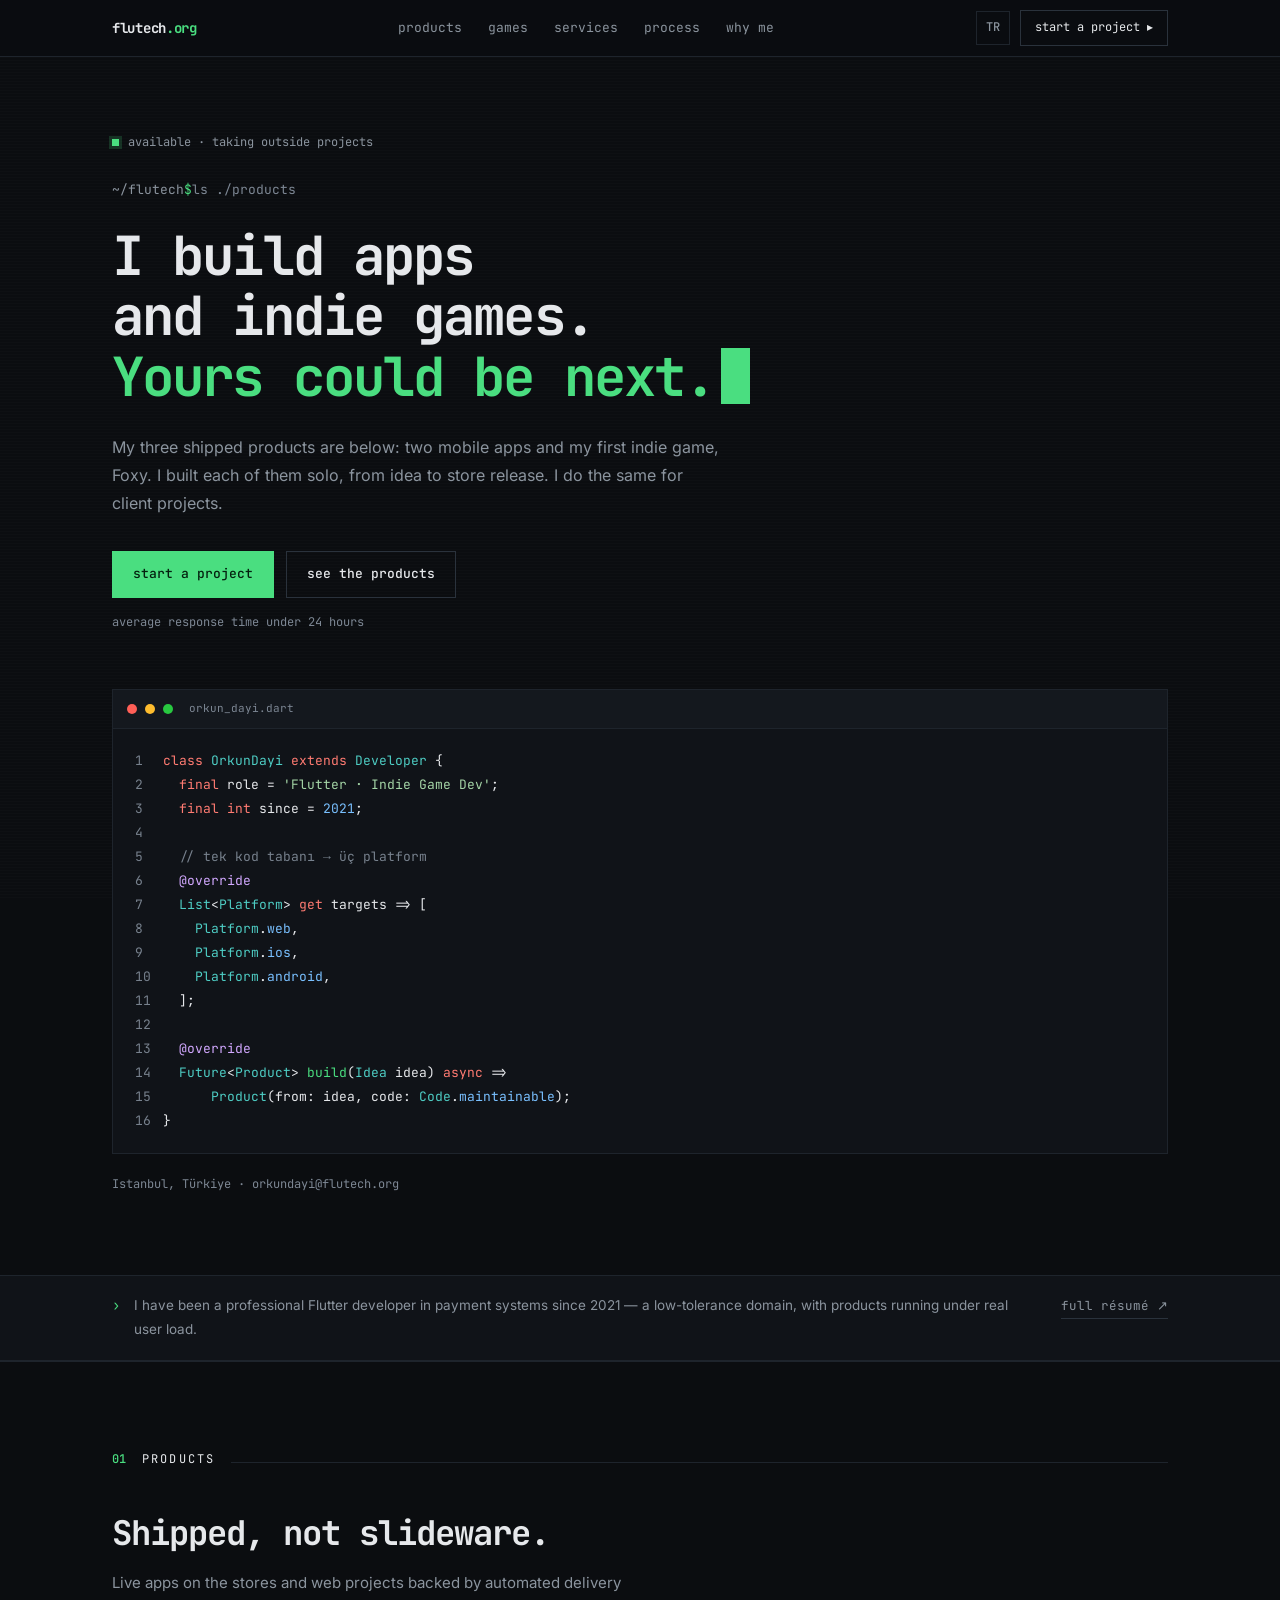
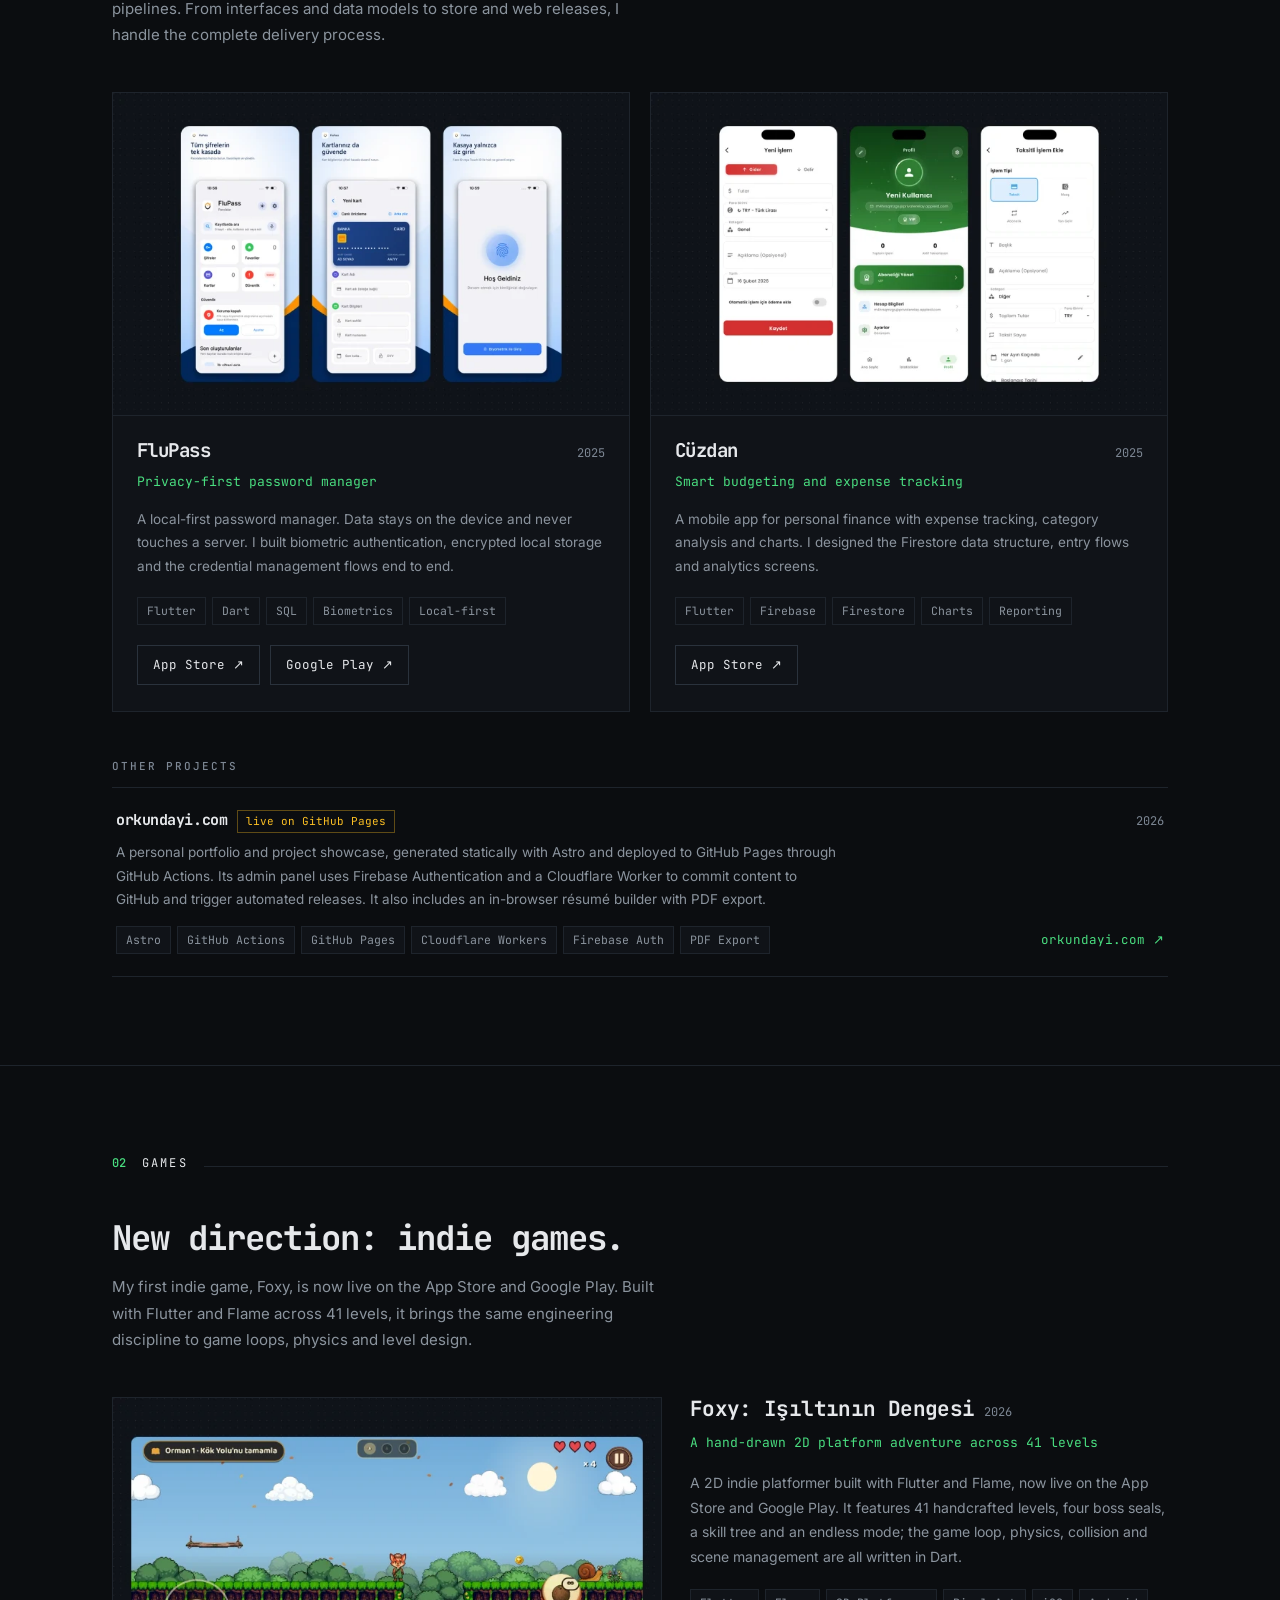
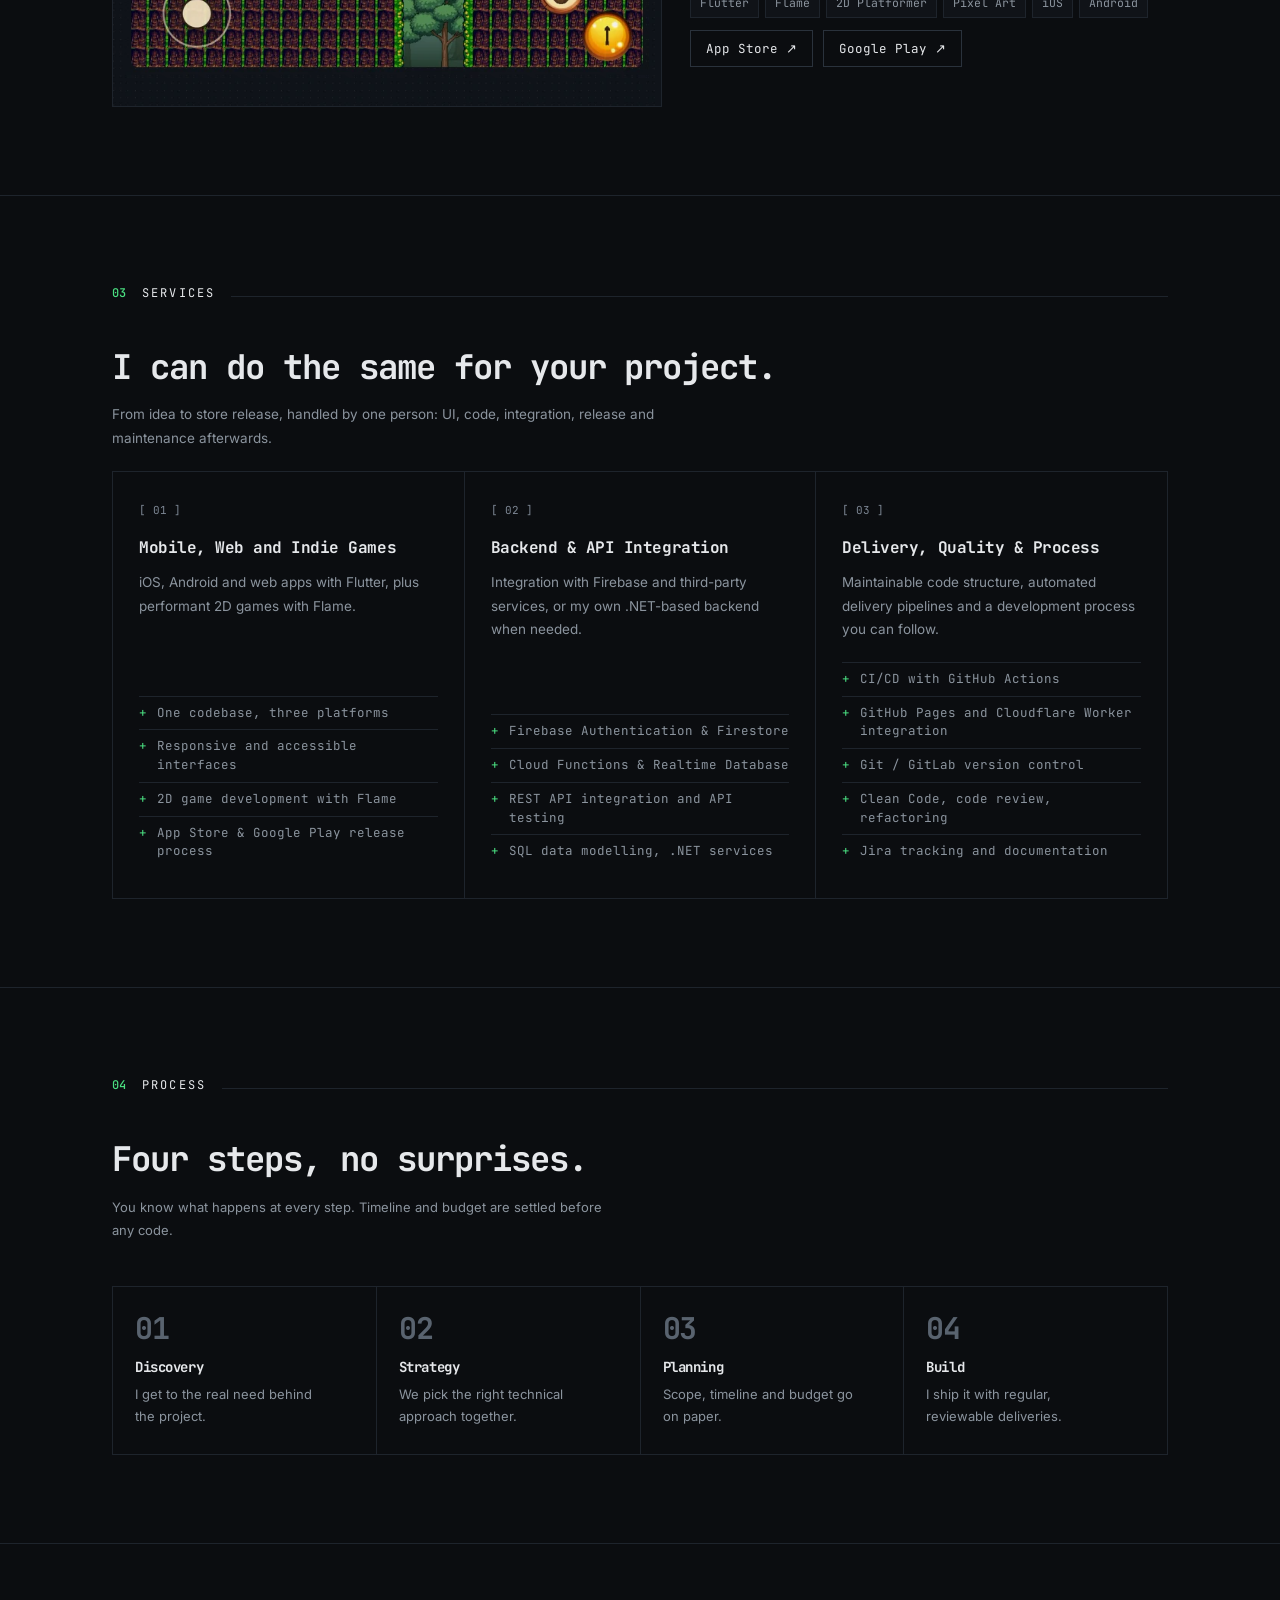
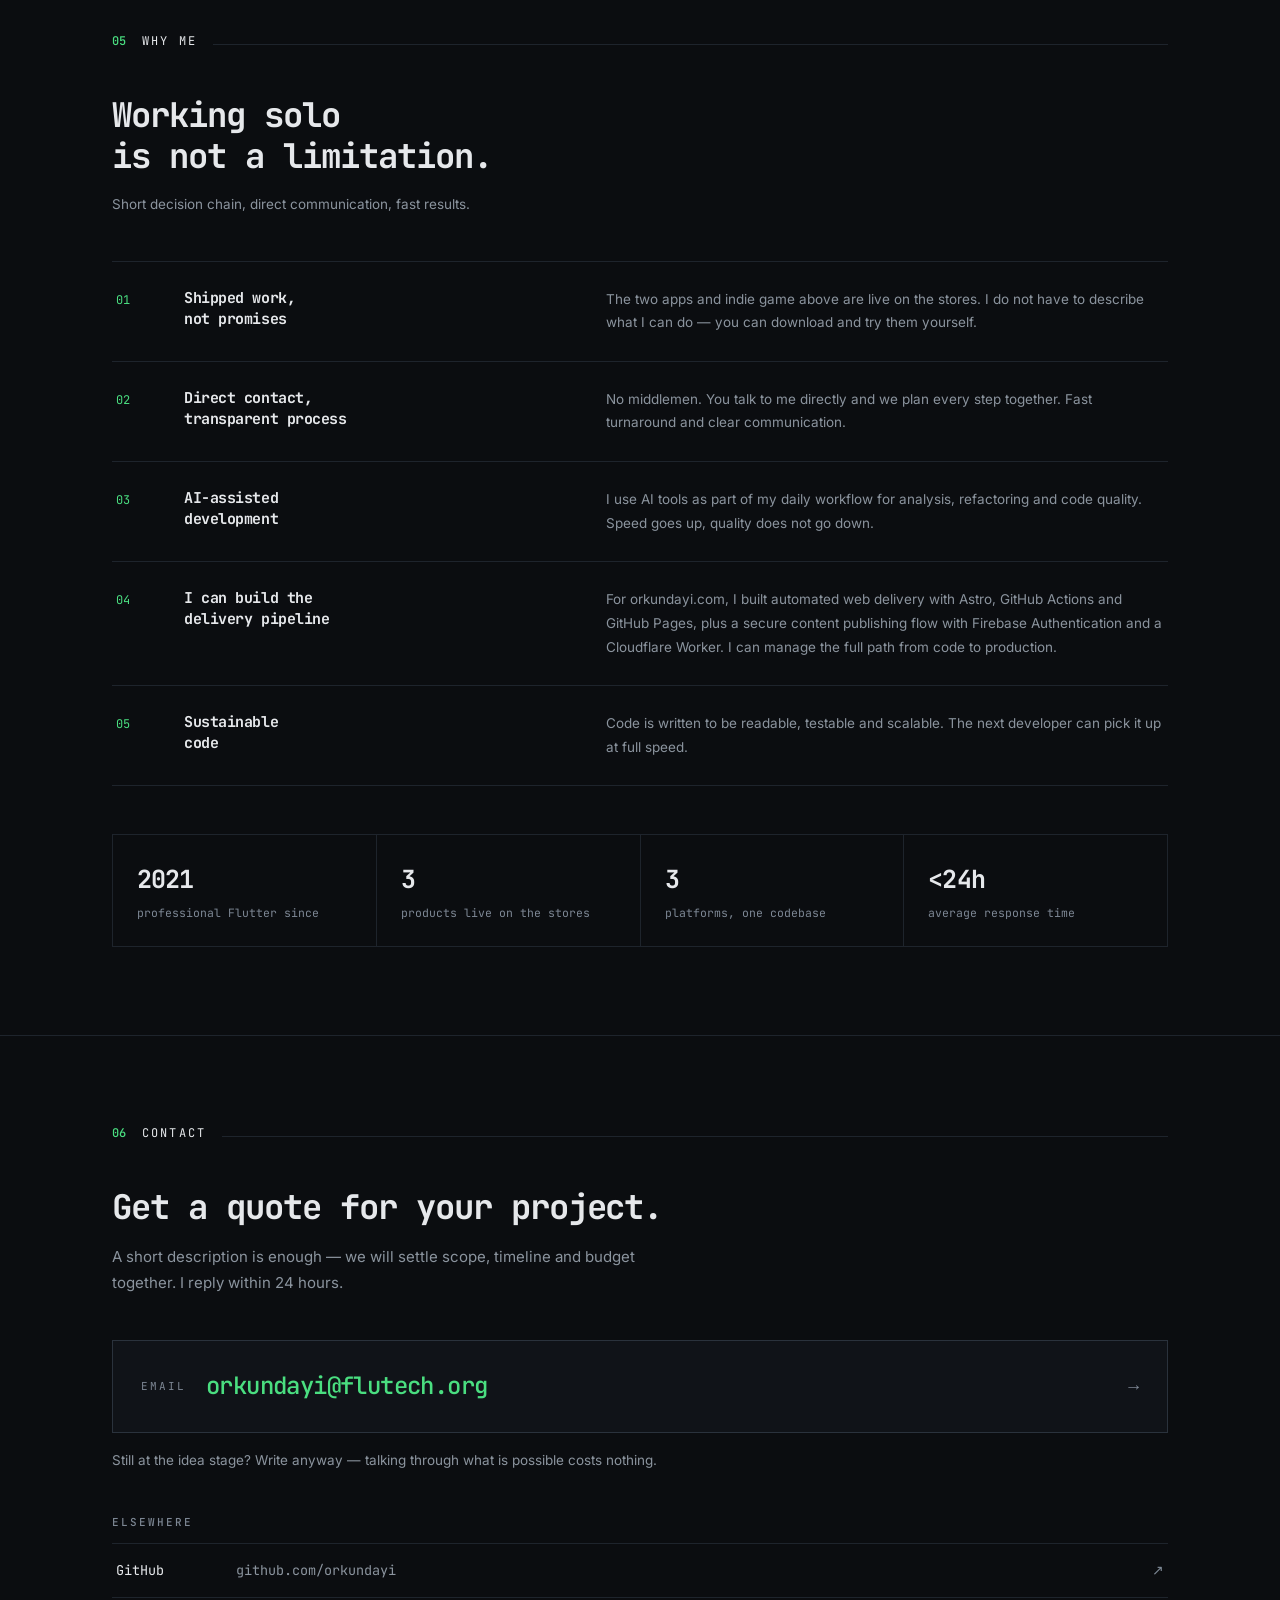
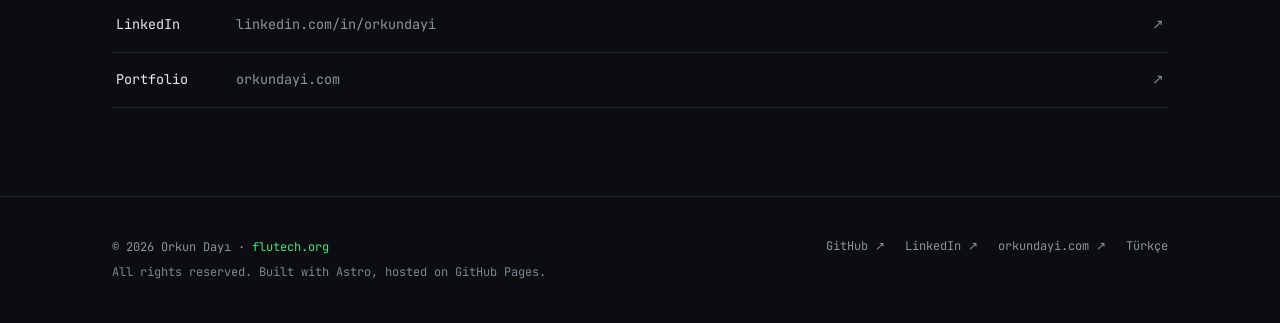
<file: en/index.html>
<!DOCTYPE html><html lang="en"><head><meta charset="utf-8"><meta name="viewport" content="width=device-width, initial-scale=1"><title>Flutech Dev — Flutter Apps &amp; Indie Game Development</title><meta name="description" content="I build iOS, Android and web apps with Flutter, and indie games with Flame. FluPass, Cüzdan and Foxy are live on the stores. Available for projects."><link rel="canonical" href="https://flutech.org/en/"><link rel="alternate" hreflang="tr" href="https://flutech.org/"><link rel="alternate" hreflang="en" href="https://flutech.org/en/"><link rel="alternate" hreflang="x-default" href="https://flutech.org/"><meta name="author" content="Orkun Dayı"><meta name="theme-color" content="#0b0d10"><meta name="color-scheme" content="dark"><!-- Open Graph --><meta property="og:type" content="website"><meta property="og:site_name" content="Flutech Dev"><meta property="og:title" content="Flutech Dev — Flutter Apps &amp; Indie Game Development"><meta property="og:description" content="I build iOS, Android and web apps with Flutter, and indie games with Flame. FluPass, Cüzdan and Foxy are live on the stores. Available for projects."><meta property="og:url" content="https://flutech.org/en/"><meta property="og:image" content="https://flutech.org/og-en.png"><meta property="og:image:width" content="1200"><meta property="og:image:height" content="630"><meta property="og:image:alt" content="Flutech Dev — Flutter app and indie game development"><meta property="og:locale" content="en_US"><meta property="og:locale:alternate" content="tr_TR"><!-- Twitter --><meta name="twitter:card" content="summary_large_image"><meta name="twitter:title" content="Flutech Dev — Flutter Apps &amp; Indie Game Development"><meta name="twitter:description" content="I build iOS, Android and web apps with Flutter, and indie games with Flame. FluPass, Cüzdan and Foxy are live on the stores. Available for projects."><meta name="twitter:image" content="https://flutech.org/og-en.png"><!-- Simgeler --><link rel="icon" href="/favicon.svg" type="image/svg+xml"><link rel="icon" href="/favicon-32.png" sizes="32x32" type="image/png"><link rel="apple-touch-icon" href="/icon-192.png"><link rel="manifest" href="/manifest.webmanifest"><link rel="sitemap" href="/sitemap-index.xml"><script type="application/ld+json">{"@context":"https://schema.org","@graph":[{"@type":"MobileApplication","name":"FluPass","description":"A local-first password manager. Data stays on the device and never touches a server. I built biometric authentication, encrypted local storage and the credential management flows end to end.","url":"https://apps.apple.com/tr/app/flupass/id6753706050?l=tr","sameAs":["https://apps.apple.com/tr/app/flupass/id6753706050?l=tr","https://play.google.com/store/apps/details?id=com.flutech.flupass"],"applicationCategory":"SecurityApplication","operatingSystem":"iOS, Android","author":{"@id":"https://flutech.org/#orkundayi"},"image":"https://flutech.org/projects/flupass.webp"},{"@type":"MobileApplication","name":"Cüzdan","description":"A mobile app for personal finance with expense tracking, category analysis and charts. I designed the Firestore data structure, entry flows and analytics screens.","url":"https://apps.apple.com/tr/app/c%C3%BCzdan-ak%C4%B1ll%C4%B1-b%C3%BCt%C3%A7e/id6758697145?l=tr","applicationCategory":"FinanceApplication","operatingSystem":"iOS","author":{"@id":"https://flutech.org/#orkundayi"},"image":"https://flutech.org/projects/cuzdan.webp"},{"@type":"VideoGame","name":"Foxy: Işıltının Dengesi","description":"A 2D indie platformer built with Flutter and Flame, now live on the App Store and Google Play. It features 41 handcrafted levels, four boss seals, a skill tree and an endless mode; the game loop, physics, collision and scene management are all written in Dart.","url":"https://apps.apple.com/tr/app/foxy-i%C5%9F%C4%B1lt%C4%B1n%C4%B1n-dengesi/id6796245569?l=tr","sameAs":["https://apps.apple.com/tr/app/foxy-i%C5%9F%C4%B1lt%C4%B1n%C4%B1n-dengesi/id6796245569?l=tr","https://play.google.com/store/apps/details?id=com.flutech.foxy_jump"],"applicationCategory":"GameApplication","gamePlatform":["iOS","Android"],"author":{"@id":"https://flutech.org/#orkundayi"},"image":"https://flutech.org/projects/foxy.webp"},{"@type":"Person","@id":"https://flutech.org/#orkundayi","name":"Orkun Dayı","url":"https://flutech.org","email":"mailto:orkundayi@flutech.org","jobTitle":"Flutter and Indie Game Developer","description":"I build iOS, Android and web apps with Flutter, and indie games with Flame. FluPass, Cüzdan and Foxy are live on the stores. Available for projects.","address":{"@type":"PostalAddress","addressLocality":"Istanbul","addressCountry":"TR"},"sameAs":["https://github.com/orkundayi","https://www.linkedin.com/in/orkundayi/","https://orkundayi.com"],"knowsAbout":["Flutter","Dart","Firebase","Firestore","REST API","SQL",".NET","Docker","Flame","Mobile app development","Game development"]},{"@type":"WebSite","@id":"https://flutech.org/#website","url":"https://flutech.org","name":"Flutech Dev","inLanguage":"en-US","publisher":{"@id":"https://flutech.org/#orkundayi"}}]}</script><style>@font-face{font-family:JetBrains Mono;font-style:normal;font-display:swap;font-weight:400;src:url(/assets/jetbrains-mono-latin-400-normal.V6pRDFza.woff2)format("woff2"),url(/assets/jetbrains-mono-latin-400-normal.6-qcROiO.woff)format("woff")}@font-face{font-family:JetBrains Mono;font-style:normal;font-display:swap;font-weight:400;src:url(/assets/jetbrains-mono-latin-ext-400-normal.Bc8Ftmh3.woff2)format("woff2"),url(/assets/jetbrains-mono-latin-ext-400-normal.fXTG6kC5.woff)format("woff")}@font-face{font-family:JetBrains Mono;font-style:normal;font-display:swap;font-weight:500;src:url(/assets/jetbrains-mono-latin-500-normal.BWZEU5yA.woff2)format("woff2"),url(/assets/jetbrains-mono-latin-500-normal.CJOVTJB7.woff)format("woff")}@font-face{font-family:JetBrains Mono;font-style:normal;font-display:swap;font-weight:500;src:url(/assets/jetbrains-mono-latin-ext-500-normal.Cut-4mMH.woff2)format("woff2"),url(/assets/jetbrains-mono-latin-ext-500-normal.ckzbgY84.woff)format("woff")}@font-face{font-family:JetBrains Mono;font-style:normal;font-display:swap;font-weight:700;src:url(/assets/jetbrains-mono-latin-700-normal.BYuf6tUa.woff2)format("woff2"),url(/assets/jetbrains-mono-latin-700-normal.D3wTyLJW.woff)format("woff")}@font-face{font-family:JetBrains Mono;font-style:normal;font-display:swap;font-weight:700;src:url(/assets/jetbrains-mono-latin-ext-700-normal.CZipNAKV.woff2)format("woff2"),url(/assets/jetbrains-mono-latin-ext-700-normal.CxPITLHs.woff)format("woff")}@font-face{font-family:Inter Variable;font-style:normal;font-display:swap;font-weight:100 900;src:url(/assets/inter-cyrillic-ext-wght-normal.BOeWTOD4.woff2)format("woff2-variations");unicode-range:U+460-52F,U+1C80-1C8A,U+20B4,U+2DE0-2DFF,U+A640-A69F,U+FE2E-FE2F}@font-face{font-family:Inter Variable;font-style:normal;font-display:swap;font-weight:100 900;src:url(/assets/inter-cyrillic-wght-normal.DqGufNeO.woff2)format("woff2-variations");unicode-range:U+301,U+400-45F,U+490-491,U+4B0-4B1,U+2116}@font-face{font-family:Inter Variable;font-style:normal;font-display:swap;font-weight:100 900;src:url(/assets/inter-greek-ext-wght-normal.DlzME5K_.woff2)format("woff2-variations");unicode-range:U+1F??}@font-face{font-family:Inter Variable;font-style:normal;font-display:swap;font-weight:100 900;src:url(/assets/inter-greek-wght-normal.CkhJZR-_.woff2)format("woff2-variations");unicode-range:U+370-377,U+37A-37F,U+384-38A,U+38C,U+38E-3A1,U+3A3-3FF}@font-face{font-family:Inter Variable;font-style:normal;font-display:swap;font-weight:100 900;src:url(/assets/inter-vietnamese-wght-normal.CBcvBZtf.woff2)format("woff2-variations");unicode-range:U+102-103,U+110-111,U+128-129,U+168-169,U+1A0-1A1,U+1AF-1B0,U+300-301,U+303-304,U+308-309,U+323,U+329,U+1EA0-1EF9,U+20AB}@font-face{font-family:Inter Variable;font-style:normal;font-display:swap;font-weight:100 900;src:url(/assets/inter-latin-ext-wght-normal.DO1Apj_S.woff2)format("woff2-variations");unicode-range:U+100-2BA,U+2BD-2C5,U+2C7-2CC,U+2CE-2D7,U+2DD-2FF,U+304,U+308,U+329,U+1D00-1DBF,U+1E00-1E9F,U+1EF2-1EFF,U+2020,U+20A0-20AB,U+20AD-20C0,U+2113,U+2C60-2C7F,U+A720-A7FF}@font-face{font-family:Inter Variable;font-style:normal;font-display:swap;font-weight:100 900;src:url(/assets/inter-latin-wght-normal.Dx4kXJAl.woff2)format("woff2-variations");unicode-range:U+??,U+131,U+152-153,U+2BB-2BC,U+2C6,U+2DA,U+2DC,U+304,U+308,U+329,U+2000-206F,U+20AC,U+2122,U+2191,U+2193,U+2212,U+2215,U+FEFF,U+FFFD}:root{--bg:#0b0d10;--surface:#101318;--surface-2:#14181e;--border:#1e242c;--border-hi:#2a323c;--text:#e6e8eb;--muted:#8b949e;--dim:#7d8794;--faint:#77818d;--accent:#4ade80;--accent-dim:#22c55e;--accent-ink:#04210f;--amber:#fbbf24;--syn-keyword:#ff7b72;--syn-class:#4ecdc4;--syn-string:#a5d6a7;--syn-fn:#d2a8ff;--syn-num:#79c0ff;--mono:"JetBrains Mono", ui-monospace, SFMono-Regular, Menlo, Consolas, monospace;--sans:"Inter Variable", "Inter", system-ui, -apple-system, "Segoe UI", sans-serif;--max:1120px;--gutter:32px;--nav-h:56px;color-scheme:dark}*,:before,:after{box-sizing:border-box}*{margin:0;padding:0}html{scroll-behavior:smooth;scroll-padding-top:calc(var(--nav-h) + 24px);-webkit-text-size-adjust:100%}body{background:var(--bg);color:var(--text);font-family:var(--mono);font-synthesis-weight:none;-webkit-font-smoothing:antialiased;-moz-osx-font-smoothing:grayscale;font-size:15px;line-height:1.6;overflow-x:hidden}body:before{content:"";z-index:0;pointer-events:none;background-image:linear-gradient(#ffffff04 1px,#0000 1px);background-size:100% 3px;position:fixed;inset:0}img,svg{max-width:100%;height:auto;display:block}ul,ol{list-style:none}a{color:inherit;text-decoration:none}button{font:inherit;color:inherit;cursor:pointer;background:0 0;border:0}::selection{background:var(--accent);color:var(--accent-ink)}:focus-visible{outline:2px solid var(--accent);outline-offset:3px;border-radius:1px}.skip-link{z-index:100;background:var(--accent);color:var(--accent-ink);padding:10px 16px;font-size:13px;position:absolute;top:8px;left:-9999px}.skip-link:focus{left:8px}h1,h2,h3,h4{font-family:var(--mono);letter-spacing:-.03em;text-wrap:balance;font-weight:700;line-height:1.15}h1{letter-spacing:-.035em;font-size:clamp(30px,5.2vw,54px);line-height:1.12}h2{font-size:clamp(24px,3.4vw,34px);line-height:1.2}p{font-family:var(--sans);color:var(--muted);text-wrap:pretty;font-weight:400;line-height:1.75}strong{color:var(--text);font-weight:500}code{font-family:var(--mono)}.wrap{width:100%;max-width:var(--max);padding-inline:var(--gutter);z-index:1;margin-inline:auto;position:relative}.section{border-top:1px solid var(--border);z-index:1;scroll-margin-top:var(--nav-h);padding-block:88px;position:relative}.sec-head{align-items:baseline;gap:16px;margin-bottom:44px;display:flex}.sec-num{color:var(--accent);font-variant-numeric:tabular-nums;font-size:12px;font-weight:500}.sec-eyebrow{letter-spacing:.18em;text-transform:uppercase;color:var(--text);font-size:12px}.sec-rule{background:var(--border);flex:1;height:1px}.sec-title{white-space:pre-line;margin-bottom:16px}.sec-lede{max-width:62ch;margin-bottom:44px;font-size:15px}.btn{font-family:var(--mono);border:1px solid var(--accent);background:var(--accent);color:var(--accent-ink);align-items:center;gap:8px;padding:12px 20px;font-size:13px;font-weight:500;transition:background .15s,border-color .15s,color .15s;display:inline-flex}.btn:hover{background:var(--accent-dim);border-color:var(--accent-dim)}.btn--ghost{color:var(--text);border-color:var(--border-hi);background:0 0}.btn--ghost:hover{border-color:var(--accent);color:var(--accent);background:0 0}.tags{flex-wrap:wrap;gap:6px;display:flex}.tag{font-family:var(--mono);color:var(--muted);border:1px solid var(--border);background:var(--surface);white-space:nowrap;padding:4px 9px;font-size:11.5px}@media (prefers-reduced-motion:reduce){html{scroll-behavior:auto}*,:before,:after{transition-duration:.001ms!important;animation-duration:.001ms!important;animation-iteration-count:1!important}}@media (width<=860px){:root{--gutter:20px}.section{padding-block:64px}.sec-head,.sec-lede{margin-bottom:32px}}.nav[data-astro-cid-wpvy4v7s]{z-index:50;background:color-mix(in srgb, var(--bg) 88%, transparent);backdrop-filter:blur(10px);border-bottom:1px solid var(--border);position:sticky;top:0}.nav-in[data-astro-cid-wpvy4v7s]{width:100%;max-width:var(--max);padding-inline:var(--gutter);min-height:var(--nav-h);justify-content:space-between;align-items:center;gap:20px;margin-inline:auto;display:flex}.logo[data-astro-cid-wpvy4v7s]{letter-spacing:-.02em;flex:none;font-size:14px;font-weight:700}.logo[data-astro-cid-wpvy4v7s] b[data-astro-cid-wpvy4v7s]{color:var(--accent);font-weight:700}.nav-links[data-astro-cid-wpvy4v7s]{gap:26px;font-size:13px;display:flex}.nav-links[data-astro-cid-wpvy4v7s] a[data-astro-cid-wpvy4v7s]{color:var(--muted);transition:color .15s}.nav-links[data-astro-cid-wpvy4v7s] a[data-astro-cid-wpvy4v7s]:hover{color:var(--accent)}.nav-right[data-astro-cid-wpvy4v7s]{flex:none;align-items:center;gap:10px;display:flex}.lang[data-astro-cid-wpvy4v7s]{color:var(--muted);border:1px solid var(--border);padding:6px 9px;font-size:12px;font-weight:500;transition:color .15s,border-color .15s}.lang[data-astro-cid-wpvy4v7s]:hover{color:var(--accent);border-color:var(--accent)}.nav-cta[data-astro-cid-wpvy4v7s]{border:1px solid var(--border-hi);color:var(--text);white-space:nowrap;padding:7px 14px;font-size:12px;transition:color .15s,border-color .15s}.nav-cta[data-astro-cid-wpvy4v7s]:hover{border-color:var(--accent);color:var(--accent)}@media (width<=860px){.nav-in[data-astro-cid-wpvy4v7s]{flex-wrap:wrap;gap:10px 16px;padding-block:10px}.nav-links[data-astro-cid-wpvy4v7s]{scrollbar-width:none;order:3;gap:14px;width:100%;padding-bottom:2px;font-size:12px;overflow-x:auto}.nav-links[data-astro-cid-wpvy4v7s]::-webkit-scrollbar{display:none}.nav-links[data-astro-cid-wpvy4v7s] a[data-astro-cid-wpvy4v7s]{white-space:nowrap}.nav-cta[data-astro-cid-wpvy4v7s]{padding:7px 12px;font-size:11.5px}}.footer[data-astro-cid-jo6i4kqk]{border-top:1px solid var(--border);z-index:1;padding-block:40px;position:relative}.foot-in[data-astro-cid-jo6i4kqk]{flex-wrap:wrap;justify-content:space-between;gap:20px 32px;display:flex}.line[data-astro-cid-jo6i4kqk]{font-family:var(--mono);color:var(--muted);font-size:12px}.line[data-astro-cid-jo6i4kqk].dim{color:var(--dim);margin-top:4px}.dom[data-astro-cid-jo6i4kqk]{color:var(--accent)}.links[data-astro-cid-jo6i4kqk]{font-family:var(--mono);flex-wrap:wrap;gap:20px;font-size:12px;display:flex}.links[data-astro-cid-jo6i4kqk] a[data-astro-cid-jo6i4kqk]{color:var(--muted);transition:color .15s}.links[data-astro-cid-jo6i4kqk] a[data-astro-cid-jo6i4kqk]:hover{color:var(--accent)}
.hero[data-astro-cid-ge2uvauf]{z-index:1;padding-block:72px 80px;position:relative}.avail[data-astro-cid-ge2uvauf]{font-family:var(--mono);color:var(--muted);align-items:center;gap:9px;margin-bottom:26px;font-size:12px;display:inline-flex}.avail[data-astro-cid-ge2uvauf] i[data-astro-cid-ge2uvauf]{background:var(--accent);width:7px;height:7px;box-shadow:0 0 0 3px color-mix(in srgb, var(--accent) 18%, transparent);flex:none;animation:2.4s ease-in-out infinite pulse;display:block}@keyframes pulse{50%{box-shadow:0 0 0 7px color-mix(in srgb, var(--accent) 0%, transparent)}}.prompt[data-astro-cid-ge2uvauf]{font-family:var(--mono);color:var(--dim);margin-bottom:24px;font-size:13px}.prompt[data-astro-cid-ge2uvauf] .path[data-astro-cid-ge2uvauf]{color:var(--muted)}.prompt[data-astro-cid-ge2uvauf] .sigil[data-astro-cid-ge2uvauf]{color:var(--accent)}h1[data-astro-cid-ge2uvauf]{margin-bottom:26px}h1[data-astro-cid-ge2uvauf] em[data-astro-cid-ge2uvauf]{color:var(--accent);font-style:normal}.cursor[data-astro-cid-ge2uvauf]{background:var(--accent);vertical-align:-.16em;width:.55em;height:1.05em;margin-left:.12em;animation:1.1s step-end infinite blink;display:inline-block}@keyframes blink{50%{opacity:0}}.lede[data-astro-cid-ge2uvauf]{max-width:64ch;margin-bottom:34px;font-size:16px}.btns[data-astro-cid-ge2uvauf]{flex-wrap:wrap;gap:12px;margin-bottom:14px;display:flex}.note[data-astro-cid-ge2uvauf]{font-family:var(--mono);color:var(--dim);margin-bottom:56px;font-size:12px}.code[data-astro-cid-ge2uvauf]{border:1px solid var(--border);background:var(--surface)}.code-bar[data-astro-cid-ge2uvauf]{border-bottom:1px solid var(--border);background:var(--surface-2);align-items:center;gap:8px;padding:10px 14px;display:flex}.dot[data-astro-cid-ge2uvauf]{border-radius:50%;flex:none;width:10px;height:10px}.dot--r[data-astro-cid-ge2uvauf]{background:#ff5f57}.dot--y[data-astro-cid-ge2uvauf]{background:#febc2e}.dot--g[data-astro-cid-ge2uvauf]{background:#28c840}.code-name[data-astro-cid-ge2uvauf]{font-family:var(--mono);color:var(--dim);margin-left:8px;font-size:11px}.code-body[data-astro-cid-ge2uvauf]{font-family:var(--mono);tab-size:2;padding:20px 22px;font-size:13px;line-height:1.85;overflow-x:auto}.code-body[data-astro-cid-ge2uvauf]>code[data-astro-cid-ge2uvauf]{display:block}.code-body[data-astro-cid-ge2uvauf] .row[data-astro-cid-ge2uvauf]{white-space:pre;display:block}.ln[data-astro-cid-ge2uvauf]{width:28px;color:var(--faint);user-select:none;display:inline-block}.loc[data-astro-cid-ge2uvauf]{font-family:var(--mono);color:var(--dim);margin-top:20px;font-size:12px}@media (width<=860px){.hero[data-astro-cid-ge2uvauf]{padding-block:44px 56px}.note[data-astro-cid-ge2uvauf]{margin-bottom:40px}.code-body[data-astro-cid-ge2uvauf]{padding:16px 14px;font-size:12px}.ln[data-astro-cid-ge2uvauf]{width:24px}}.code-body .k{color:var(--syn-keyword)}.code-body .c{color:var(--syn-class)}.code-body .s{color:var(--syn-string)}.code-body .f{color:var(--syn-fn)}.code-body .fn{color:var(--accent)}.code-body .cm{color:var(--faint)}.code-body .n{color:var(--syn-num)}.band[data-astro-cid-o6uyypaq]{border-top:1px solid var(--border);border-bottom:1px solid var(--border);background:var(--surface);z-index:1;position:relative}.band-in[data-astro-cid-o6uyypaq]{align-items:baseline;gap:14px;padding-block:18px;display:flex}.marker[data-astro-cid-o6uyypaq]{font-family:var(--mono);color:var(--accent);flex:none;font-size:14px}p[data-astro-cid-o6uyypaq]{flex:1;min-width:0;font-size:13.5px}a[data-astro-cid-o6uyypaq]{font-family:var(--mono);color:var(--muted);white-space:nowrap;border-bottom:1px solid var(--border-hi);flex:none;padding-bottom:2px;font-size:12.5px;transition:color .15s,border-color .15s}a[data-astro-cid-o6uyypaq]:hover{color:var(--accent);border-bottom-color:var(--accent)}@media (width<=860px){.band-in[data-astro-cid-o6uyypaq]{flex-wrap:wrap;gap:10px}p[data-astro-cid-o6uyypaq]{flex-basis:calc(100% - 28px)}a[data-astro-cid-o6uyypaq]{margin-left:28px}}.media[data-astro-cid-j6u6ogab]{aspect-ratio:16/10;background:var(--surface-2);border-bottom:1px solid var(--border);overflow:hidden}.media--wide[data-astro-cid-j6u6ogab]{aspect-ratio:16/9;border:1px solid var(--border)}.media[data-astro-cid-j6u6ogab] img[data-astro-cid-j6u6ogab]{object-fit:cover;width:100%;height:100%}.ph[data-astro-cid-j6u6ogab]{background-color:var(--surface-2);background-image:radial-gradient(var(--border-hi) 1px, transparent 1px);background-size:16px 16px;justify-content:center;align-items:center;gap:4px;width:100%;height:100%;display:flex}.ph-name[data-astro-cid-j6u6ogab]{font-family:var(--mono);letter-spacing:-.02em;color:var(--dim);background:var(--surface-2);padding:6px 12px;font-size:clamp(14px,2.2vw,19px);font-weight:700}.ph-cursor[data-astro-cid-j6u6ogab]{background:var(--accent);opacity:.55;width:9px;height:1.05em;animation:1.1s step-end infinite blink}.cards[data-astro-cid-rtei5hqi]{grid-template-columns:repeat(2,1fr);gap:20px;display:grid}.card[data-astro-cid-rtei5hqi]{border:1px solid var(--border);background:var(--surface);flex-direction:column;transition:border-color .2s,transform .2s;display:flex}.card[data-astro-cid-rtei5hqi]:hover{border-color:var(--border-hi);transform:translateY(-2px)}.card-body[data-astro-cid-rtei5hqi]{flex-direction:column;flex:1;padding:24px 24px 26px;display:flex}.card-head[data-astro-cid-rtei5hqi]{flex-wrap:wrap;align-items:baseline;gap:10px;margin-bottom:8px;display:flex}h3[data-astro-cid-rtei5hqi]{letter-spacing:-.03em;font-size:19px}.status[data-astro-cid-rtei5hqi]{font-family:var(--mono);color:var(--amber);border:1px solid color-mix(in srgb, var(--amber) 35%, transparent);padding:2px 8px;font-size:11px}.year[data-astro-cid-rtei5hqi]{font-family:var(--mono);color:var(--dim);font-variant-numeric:tabular-nums;margin-left:auto;font-size:12px}.tagline[data-astro-cid-rtei5hqi]{font-family:var(--mono);color:var(--accent);margin-bottom:14px;font-size:13px}.desc[data-astro-cid-rtei5hqi]{margin-bottom:18px;font-size:13.5px}.card[data-astro-cid-rtei5hqi] .tags[data-astro-cid-rtei5hqi]{margin-bottom:20px}.stores[data-astro-cid-rtei5hqi]{flex-wrap:wrap;gap:10px;margin-top:auto;display:flex}.stores[data-astro-cid-rtei5hqi] a[data-astro-cid-rtei5hqi]{font-family:var(--mono);border:1px solid var(--border-hi);color:var(--text);padding:9px 15px;font-size:12.5px;transition:border-color .15s,color .15s;display:inline-block}.stores[data-astro-cid-rtei5hqi] a[data-astro-cid-rtei5hqi]:hover{border-color:var(--accent);color:var(--accent)}.other-label[data-astro-cid-rtei5hqi]{font-family:var(--mono);letter-spacing:.18em;text-transform:uppercase;color:var(--dim);margin:48px 0 14px;font-size:11px;font-weight:500}.list[data-astro-cid-rtei5hqi]{border-top:1px solid var(--border)}.item[data-astro-cid-rtei5hqi]{border-bottom:1px solid var(--border);padding:22px 4px;transition:background .18s,padding-left .18s}.item[data-astro-cid-rtei5hqi]:hover{background:var(--surface);padding-left:12px}.item-head[data-astro-cid-rtei5hqi]{flex-wrap:wrap;align-items:baseline;gap:10px;margin-bottom:8px;display:flex}h4[data-astro-cid-rtei5hqi]{font-size:15px}.item[data-astro-cid-rtei5hqi] .desc[data-astro-cid-rtei5hqi]{max-width:80ch;margin-bottom:14px;font-size:13.5px}.item-meta[data-astro-cid-rtei5hqi]{flex-wrap:wrap;justify-content:space-between;align-items:center;gap:12px 24px;display:flex}.inline-links[data-astro-cid-rtei5hqi]{font-family:var(--mono);gap:18px;font-size:12.5px;display:flex}.inline-links[data-astro-cid-rtei5hqi] a[data-astro-cid-rtei5hqi]{color:var(--accent);border-bottom:1px solid #0000;transition:border-color .15s}.inline-links[data-astro-cid-rtei5hqi] a[data-astro-cid-rtei5hqi]:hover{border-bottom-color:var(--accent)}@media (width<=860px){.cards[data-astro-cid-rtei5hqi]{grid-template-columns:1fr;gap:16px}.card-body[data-astro-cid-rtei5hqi]{padding:20px}.item[data-astro-cid-rtei5hqi]:hover{padding-left:4px}.item-meta[data-astro-cid-rtei5hqi]{flex-direction:column;align-items:flex-start}}.game[data-astro-cid-bfmdqxla]{grid-template-columns:1.15fr 1fr;align-items:start;gap:28px;display:grid}.game[data-astro-cid-bfmdqxla]+.game[data-astro-cid-bfmdqxla]{border-top:1px solid var(--border);margin-top:40px;padding-top:40px}.game-head[data-astro-cid-bfmdqxla]{flex-wrap:wrap;align-items:baseline;gap:10px;margin-bottom:10px;display:flex}h3[data-astro-cid-bfmdqxla]{letter-spacing:-.03em;font-size:21px}.status[data-astro-cid-bfmdqxla]{font-family:var(--mono);color:var(--amber);border:1px solid color-mix(in srgb, var(--amber) 35%, transparent);padding:2px 8px;font-size:11px}.year[data-astro-cid-bfmdqxla]{font-family:var(--mono);color:var(--dim);font-variant-numeric:tabular-nums;font-size:12px}.tagline[data-astro-cid-bfmdqxla]{font-family:var(--mono);color:var(--accent);margin-bottom:16px;font-size:13px}.desc[data-astro-cid-bfmdqxla]{margin-bottom:20px;font-size:14px}.links[data-astro-cid-bfmdqxla]{flex-wrap:wrap;gap:10px;margin-top:18px;display:flex}.links[data-astro-cid-bfmdqxla] a[data-astro-cid-bfmdqxla]{font-family:var(--mono);border:1px solid var(--border-hi);color:var(--text);padding:9px 15px;font-size:12.5px;transition:border-color .15s,color .15s}.links[data-astro-cid-bfmdqxla] a[data-astro-cid-bfmdqxla]:hover{border-color:var(--accent);color:var(--accent)}@media (width<=860px){.game[data-astro-cid-bfmdqxla]{grid-template-columns:1fr;gap:20px}}.grid[data-astro-cid-lesv7jgp]{background:var(--border);border:1px solid var(--border);grid-template-columns:repeat(3,1fr);gap:1px;display:grid}.cell[data-astro-cid-lesv7jgp]{background:var(--bg);flex-direction:column;padding:30px 26px;transition:background .18s;display:flex}.cell[data-astro-cid-lesv7jgp]:hover{background:var(--surface)}.cell-tag[data-astro-cid-lesv7jgp]{font-family:var(--mono);color:var(--dim);margin-bottom:18px;font-size:11px;display:block}h3[data-astro-cid-lesv7jgp]{margin-bottom:12px;font-size:16px;line-height:1.35}p[data-astro-cid-lesv7jgp]{margin-bottom:20px;font-size:13.5px}.feats[data-astro-cid-lesv7jgp]{font-family:var(--mono);color:var(--muted);margin-top:auto;font-size:12.5px}.feats[data-astro-cid-lesv7jgp] li[data-astro-cid-lesv7jgp]{border-top:1px solid var(--border);padding:7px 0 7px 18px;line-height:1.5;position:relative}.feats[data-astro-cid-lesv7jgp] li[data-astro-cid-lesv7jgp]:before{content:"+";color:var(--accent);position:absolute;left:0}@media (width<=860px){.grid[data-astro-cid-lesv7jgp]{grid-template-columns:1fr}.cell[data-astro-cid-lesv7jgp]{padding:26px 20px}}.steps[data-astro-cid-grsovck6]{background:var(--border);border:1px solid var(--border);grid-template-columns:repeat(4,1fr);gap:1px;display:grid}.step[data-astro-cid-grsovck6]{background:var(--bg);padding:26px 22px;transition:background .18s}.step[data-astro-cid-grsovck6]:hover{background:var(--surface)}.step-n[data-astro-cid-grsovck6]{font-family:var(--mono);letter-spacing:-.04em;color:#59636f;font-variant-numeric:tabular-nums;margin-bottom:16px;font-size:30px;font-weight:700;line-height:1;transition:color .18s;display:block}.step[data-astro-cid-grsovck6]:hover .step-n[data-astro-cid-grsovck6]{color:var(--accent)}h3[data-astro-cid-grsovck6]{margin-bottom:8px;font-size:14px}p[data-astro-cid-grsovck6]{font-size:13px}@media (width<=860px){.steps[data-astro-cid-grsovck6]{grid-template-columns:1fr 1fr}}@media (width<=480px){.steps[data-astro-cid-grsovck6]{grid-template-columns:1fr}}.rows[data-astro-cid-psdxjdsr]{border-top:1px solid var(--border)}.row[data-astro-cid-psdxjdsr]{border-bottom:1px solid var(--border);grid-template-columns:44px 1fr 1.4fr;align-items:start;gap:24px;padding:26px 4px;transition:background .18s,padding-left .18s;display:grid}.row[data-astro-cid-psdxjdsr]:hover{background:var(--surface);padding-left:12px}.row-n[data-astro-cid-psdxjdsr]{font-family:var(--mono);color:var(--accent);padding-top:3px;font-size:12px}h3[data-astro-cid-psdxjdsr]{white-space:pre-line;font-size:15px;line-height:1.4}p[data-astro-cid-psdxjdsr]{font-size:13.5px}.stats[data-astro-cid-psdxjdsr]{background:var(--border);border:1px solid var(--border);grid-template-columns:repeat(4,1fr);gap:1px;margin-top:48px;display:grid}.stat[data-astro-cid-psdxjdsr]{background:var(--bg);padding:24px}dt[data-astro-cid-psdxjdsr]{font-family:var(--mono);letter-spacing:-.035em;color:var(--text);font-variant-numeric:tabular-nums;margin-bottom:5px;font-size:25px;font-weight:700}dd[data-astro-cid-psdxjdsr]{font-family:var(--mono);color:var(--dim);font-size:11.5px;line-height:1.5}@media (width<=860px){.row[data-astro-cid-psdxjdsr]{grid-template-columns:30px 1fr;gap:8px 12px}.row[data-astro-cid-psdxjdsr]:hover{padding-left:4px}.row[data-astro-cid-psdxjdsr] h3[data-astro-cid-psdxjdsr]{white-space:normal}.row[data-astro-cid-psdxjdsr] p[data-astro-cid-psdxjdsr]{grid-column:2}.stats[data-astro-cid-psdxjdsr]{grid-template-columns:1fr 1fr}}.mail[data-astro-cid-he3spzz3]{border:1px solid var(--border-hi);background:var(--surface);align-items:center;gap:20px;padding:26px 28px;transition:border-color .18s,background .18s;display:flex}.mail[data-astro-cid-he3spzz3]:hover{border-color:var(--accent);background:var(--surface-2)}.mail-label[data-astro-cid-he3spzz3]{font-family:var(--mono);letter-spacing:.18em;text-transform:uppercase;color:var(--dim);flex:none;font-size:11px}.mail-addr[data-astro-cid-he3spzz3]{font-family:var(--mono);letter-spacing:-.025em;color:var(--accent);word-break:break-all;font-size:clamp(15px,2.6vw,24px);font-weight:500}.mail-arrow[data-astro-cid-he3spzz3]{color:var(--dim);flex:none;margin-left:auto;font-size:18px;transition:transform .18s,color .18s}.mail[data-astro-cid-he3spzz3]:hover .mail-arrow[data-astro-cid-he3spzz3]{color:var(--accent);transform:translate(4px)}.note[data-astro-cid-he3spzz3]{max-width:66ch;margin-top:16px;font-size:13.5px}.elsewhere-label[data-astro-cid-he3spzz3]{font-family:var(--mono);letter-spacing:.18em;text-transform:uppercase;color:var(--dim);margin:44px 0 0;font-size:11px;font-weight:500}.elsewhere[data-astro-cid-he3spzz3]{border-top:1px solid var(--border);margin-top:14px}.elsewhere[data-astro-cid-he3spzz3] a[data-astro-cid-he3spzz3]{border-bottom:1px solid var(--border);font-family:var(--mono);align-items:baseline;gap:20px;padding:16px 4px;font-size:13.5px;transition:background .18s,padding-left .18s;display:flex}.elsewhere[data-astro-cid-he3spzz3] a[data-astro-cid-he3spzz3]:hover{background:var(--surface);padding-left:12px}.e-label[data-astro-cid-he3spzz3]{width:100px;color:var(--text);flex:none}.e-handle[data-astro-cid-he3spzz3]{color:var(--muted)}.elsewhere[data-astro-cid-he3spzz3] a[data-astro-cid-he3spzz3]:hover .e-handle[data-astro-cid-he3spzz3]{color:var(--accent)}.e-arrow[data-astro-cid-he3spzz3]{color:var(--dim);margin-left:auto}@media (width<=860px){.mail[data-astro-cid-he3spzz3]{flex-direction:column;align-items:flex-start;gap:10px;padding:20px}.mail-arrow[data-astro-cid-he3spzz3]{display:none}.e-label[data-astro-cid-he3spzz3]{width:74px}.e-handle[data-astro-cid-he3spzz3]{font-size:12px}}
</style></head><body><a class="skip-link" href="#main">Skip to content</a><nav class="nav" data-astro-cid-wpvy4v7s><div class="nav-in" data-astro-cid-wpvy4v7s><a class="logo" href="/en/" aria-label="flutech.org" data-astro-cid-wpvy4v7s>flutech<b data-astro-cid-wpvy4v7s>.org</b></a><ul class="nav-links" data-astro-cid-wpvy4v7s><li data-astro-cid-wpvy4v7s><a href="#products" data-astro-cid-wpvy4v7s>products</a></li><li data-astro-cid-wpvy4v7s><a href="#games" data-astro-cid-wpvy4v7s>games</a></li><li data-astro-cid-wpvy4v7s><a href="#services" data-astro-cid-wpvy4v7s>services</a></li><li data-astro-cid-wpvy4v7s><a href="#process" data-astro-cid-wpvy4v7s>process</a></li><li data-astro-cid-wpvy4v7s><a href="#why" data-astro-cid-wpvy4v7s>why me</a></li></ul><div class="nav-right" data-astro-cid-wpvy4v7s><a class="lang" href="/" hreflang="tr" title="Türkçe" data-astro-cid-wpvy4v7s>TR</a><a class="nav-cta" href="#contact" data-astro-cid-wpvy4v7s>start a project <span aria-hidden="true" data-astro-cid-wpvy4v7s>▸</span></a></div></div></nav><main id="main"><header class="hero" data-astro-cid-ge2uvauf><div class="wrap" data-astro-cid-ge2uvauf><p class="avail" data-astro-cid-ge2uvauf><i aria-hidden="true" data-astro-cid-ge2uvauf></i>available · taking outside projects</p><p class="prompt" data-astro-cid-ge2uvauf><span class="path" data-astro-cid-ge2uvauf>~/flutech</span><span class="sigil" aria-hidden="true" data-astro-cid-ge2uvauf>$</span>ls ./products</p><h1 data-astro-cid-ge2uvauf>I build apps<br data-astro-cid-ge2uvauf>and indie games.<br data-astro-cid-ge2uvauf><em data-astro-cid-ge2uvauf>Yours could be next.</em><span class="cursor" aria-hidden="true" data-astro-cid-ge2uvauf></span></h1><p class="lede" data-astro-cid-ge2uvauf>My three shipped products are below: two mobile apps and my first indie game, Foxy. I built each of them solo, from idea to store release. I do the same for client projects.</p><div class="btns" data-astro-cid-ge2uvauf><a class="btn" href="#contact" data-astro-cid-ge2uvauf>start a project</a><a class="btn btn--ghost" href="#products" data-astro-cid-ge2uvauf>see the products</a></div><p class="note" data-astro-cid-ge2uvauf>average response time under 24 hours</p><div class="code" data-astro-cid-ge2uvauf><div class="code-bar" data-astro-cid-ge2uvauf><span class="dot dot--r" aria-hidden="true" data-astro-cid-ge2uvauf></span><span class="dot dot--y" aria-hidden="true" data-astro-cid-ge2uvauf></span><span class="dot dot--g" aria-hidden="true" data-astro-cid-ge2uvauf></span><span class="code-name" data-astro-cid-ge2uvauf>orkun_dayi.dart</span></div><div class="code-body" data-astro-cid-ge2uvauf><code data-astro-cid-ge2uvauf><span class="row" data-astro-cid-ge2uvauf><span class="ln" aria-hidden="true" data-astro-cid-ge2uvauf>1</span><span data-astro-cid-ge2uvauf><span class="k">class</span> <span class="c">OrkunDayi</span> <span class="k">extends</span> <span class="c">Developer</span> {</span></span><span class="row" data-astro-cid-ge2uvauf><span class="ln" aria-hidden="true" data-astro-cid-ge2uvauf>2</span><span data-astro-cid-ge2uvauf>  <span class="k">final</span> role = <span class="s">'Flutter · Indie Game Dev'</span>;</span></span><span class="row" data-astro-cid-ge2uvauf><span class="ln" aria-hidden="true" data-astro-cid-ge2uvauf>3</span><span data-astro-cid-ge2uvauf>  <span class="k">final</span> <span class="k">int</span> since = <span class="n">2021</span>;</span></span><span class="row" data-astro-cid-ge2uvauf><span class="ln" aria-hidden="true" data-astro-cid-ge2uvauf>4</span><span data-astro-cid-ge2uvauf>&nbsp;</span></span><span class="row" data-astro-cid-ge2uvauf><span class="ln" aria-hidden="true" data-astro-cid-ge2uvauf>5</span><span data-astro-cid-ge2uvauf>  <span class="cm">// tek kod tabanı → üç platform</span></span></span><span class="row" data-astro-cid-ge2uvauf><span class="ln" aria-hidden="true" data-astro-cid-ge2uvauf>6</span><span data-astro-cid-ge2uvauf>  <span class="f">@override</span></span></span><span class="row" data-astro-cid-ge2uvauf><span class="ln" aria-hidden="true" data-astro-cid-ge2uvauf>7</span><span data-astro-cid-ge2uvauf>  <span class="c">List</span>&lt;<span class="c">Platform</span>&gt; <span class="k">get</span> targets =&gt; [</span></span><span class="row" data-astro-cid-ge2uvauf><span class="ln" aria-hidden="true" data-astro-cid-ge2uvauf>8</span><span data-astro-cid-ge2uvauf>    <span class="c">Platform</span>.<span class="n">web</span>,</span></span><span class="row" data-astro-cid-ge2uvauf><span class="ln" aria-hidden="true" data-astro-cid-ge2uvauf>9</span><span data-astro-cid-ge2uvauf>    <span class="c">Platform</span>.<span class="n">ios</span>,</span></span><span class="row" data-astro-cid-ge2uvauf><span class="ln" aria-hidden="true" data-astro-cid-ge2uvauf>10</span><span data-astro-cid-ge2uvauf>    <span class="c">Platform</span>.<span class="n">android</span>,</span></span><span class="row" data-astro-cid-ge2uvauf><span class="ln" aria-hidden="true" data-astro-cid-ge2uvauf>11</span><span data-astro-cid-ge2uvauf>  ];</span></span><span class="row" data-astro-cid-ge2uvauf><span class="ln" aria-hidden="true" data-astro-cid-ge2uvauf>12</span><span data-astro-cid-ge2uvauf>&nbsp;</span></span><span class="row" data-astro-cid-ge2uvauf><span class="ln" aria-hidden="true" data-astro-cid-ge2uvauf>13</span><span data-astro-cid-ge2uvauf>  <span class="f">@override</span></span></span><span class="row" data-astro-cid-ge2uvauf><span class="ln" aria-hidden="true" data-astro-cid-ge2uvauf>14</span><span data-astro-cid-ge2uvauf>  <span class="c">Future</span>&lt;<span class="c">Product</span>&gt; <span class="fn">build</span>(<span class="c">Idea</span> idea) <span class="k">async</span> =&gt;</span></span><span class="row" data-astro-cid-ge2uvauf><span class="ln" aria-hidden="true" data-astro-cid-ge2uvauf>15</span><span data-astro-cid-ge2uvauf>      <span class="c">Product</span>(from: idea, code: <span class="c">Code</span>.<span class="n">maintainable</span>);</span></span><span class="row" data-astro-cid-ge2uvauf><span class="ln" aria-hidden="true" data-astro-cid-ge2uvauf>16</span><span data-astro-cid-ge2uvauf>}</span></span></code></div></div><p class="loc" data-astro-cid-ge2uvauf>Istanbul, Türkiye · orkundayi@flutech.org</p></div></header><aside class="band" data-astro-cid-o6uyypaq><div class="wrap band-in" data-astro-cid-o6uyypaq><span class="marker" aria-hidden="true" data-astro-cid-o6uyypaq>›</span><p data-astro-cid-o6uyypaq>I have been a professional Flutter developer in payment systems since 2021 — a low-tolerance domain, with products running under real user load.</p><a href="https://orkundayi.com" target="_blank" rel="noopener noreferrer" data-astro-cid-o6uyypaq>full résumé <span aria-hidden="true" data-astro-cid-o6uyypaq>↗</span></a></div></aside><section class="section" id="products" aria-labelledby="products-title" data-astro-cid-rtei5hqi><div class="wrap" data-astro-cid-rtei5hqi><div class="sec-head"><span class="sec-num">01</span><span class="sec-eyebrow">Products</span><span class="sec-rule" aria-hidden="true"></span></div><h2 class="sec-title" id="products-title" data-astro-cid-rtei5hqi>Shipped, not slideware.</h2><p class="sec-lede" data-astro-cid-rtei5hqi>Live apps on the stores and web projects backed by automated delivery pipelines. From interfaces and data models to store and web releases, I handle the complete delivery process.</p><ul class="cards" data-astro-cid-rtei5hqi><li class="card" data-astro-cid-rtei5hqi><div class="media" data-astro-cid-j6u6ogab><img src="/projects/flupass.webp" srcset="/projects/flupass-720.webp 720w, /projects/flupass.webp 1200w" sizes="(max-width: 860px) calc(100vw - 40px), 520px" alt="FluPass — Privacy-first password manager" loading="lazy" decoding="async" width="1200" height="750" data-astro-cid-j6u6ogab></div><div class="card-body" data-astro-cid-rtei5hqi><div class="card-head" data-astro-cid-rtei5hqi><h3 data-astro-cid-rtei5hqi>FluPass</h3><span class="year" data-astro-cid-rtei5hqi>2025</span></div><p class="tagline" data-astro-cid-rtei5hqi>Privacy-first password manager</p><p class="desc" data-astro-cid-rtei5hqi>A local-first password manager. Data stays on the device and never touches a server. I built biometric authentication, encrypted local storage and the credential management flows end to end.</p><ul class="tags" data-astro-cid-rtei5hqi><li class="tag" data-astro-cid-rtei5hqi>Flutter</li><li class="tag" data-astro-cid-rtei5hqi>Dart</li><li class="tag" data-astro-cid-rtei5hqi>SQL</li><li class="tag" data-astro-cid-rtei5hqi>Biometrics</li><li class="tag" data-astro-cid-rtei5hqi>Local-first</li></ul><ul class="stores" data-astro-cid-rtei5hqi><li data-astro-cid-rtei5hqi><a href="https://apps.apple.com/tr/app/flupass/id6753706050?l=tr" target="_blank" rel="noopener noreferrer" aria-label="FluPass — App Store" data-astro-cid-rtei5hqi>App Store <span aria-hidden="true" data-astro-cid-rtei5hqi>↗</span></a></li><li data-astro-cid-rtei5hqi><a href="https://play.google.com/store/apps/details?id=com.flutech.flupass" target="_blank" rel="noopener noreferrer" aria-label="FluPass — Google Play" data-astro-cid-rtei5hqi>Google Play <span aria-hidden="true" data-astro-cid-rtei5hqi>↗</span></a></li></ul></div></li><li class="card" data-astro-cid-rtei5hqi><div class="media" data-astro-cid-j6u6ogab><img src="/projects/cuzdan.webp" srcset="/projects/cuzdan-720.webp 720w, /projects/cuzdan.webp 1200w" sizes="(max-width: 860px) calc(100vw - 40px), 520px" alt="Cüzdan — Smart budgeting and expense tracking" loading="lazy" decoding="async" width="1200" height="750" data-astro-cid-j6u6ogab></div><div class="card-body" data-astro-cid-rtei5hqi><div class="card-head" data-astro-cid-rtei5hqi><h3 data-astro-cid-rtei5hqi>Cüzdan</h3><span class="year" data-astro-cid-rtei5hqi>2025</span></div><p class="tagline" data-astro-cid-rtei5hqi>Smart budgeting and expense tracking</p><p class="desc" data-astro-cid-rtei5hqi>A mobile app for personal finance with expense tracking, category analysis and charts. I designed the Firestore data structure, entry flows and analytics screens.</p><ul class="tags" data-astro-cid-rtei5hqi><li class="tag" data-astro-cid-rtei5hqi>Flutter</li><li class="tag" data-astro-cid-rtei5hqi>Firebase</li><li class="tag" data-astro-cid-rtei5hqi>Firestore</li><li class="tag" data-astro-cid-rtei5hqi>Charts</li><li class="tag" data-astro-cid-rtei5hqi>Reporting</li></ul><ul class="stores" data-astro-cid-rtei5hqi><li data-astro-cid-rtei5hqi><a href="https://apps.apple.com/tr/app/c%C3%BCzdan-ak%C4%B1ll%C4%B1-b%C3%BCt%C3%A7e/id6758697145?l=tr" target="_blank" rel="noopener noreferrer" aria-label="Cüzdan — App Store" data-astro-cid-rtei5hqi>App Store <span aria-hidden="true" data-astro-cid-rtei5hqi>↗</span></a></li></ul></div></li></ul><h3 class="other-label" data-astro-cid-rtei5hqi>Other projects</h3><ol class="list" data-astro-cid-rtei5hqi><li class="item" data-astro-cid-rtei5hqi><div class="item-head" data-astro-cid-rtei5hqi><h4 data-astro-cid-rtei5hqi>orkundayi.com</h4><span class="status" data-astro-cid-rtei5hqi>live on GitHub Pages</span><span class="year" data-astro-cid-rtei5hqi>2026</span></div><p class="desc" data-astro-cid-rtei5hqi>A personal portfolio and project showcase, generated statically with Astro and deployed to GitHub Pages through GitHub Actions. Its admin panel uses Firebase Authentication and a Cloudflare Worker to commit content to GitHub and trigger automated releases. It also includes an in-browser résumé builder with PDF export.</p><div class="item-meta" data-astro-cid-rtei5hqi><ul class="tags" data-astro-cid-rtei5hqi><li class="tag" data-astro-cid-rtei5hqi>Astro</li><li class="tag" data-astro-cid-rtei5hqi>GitHub Actions</li><li class="tag" data-astro-cid-rtei5hqi>GitHub Pages</li><li class="tag" data-astro-cid-rtei5hqi>Cloudflare Workers</li><li class="tag" data-astro-cid-rtei5hqi>Firebase Auth</li><li class="tag" data-astro-cid-rtei5hqi>PDF Export</li></ul><ul class="inline-links" data-astro-cid-rtei5hqi><li data-astro-cid-rtei5hqi><a href="https://orkundayi.com" target="_blank" rel="noopener noreferrer" aria-label="orkundayi.com — orkundayi.com" data-astro-cid-rtei5hqi>orkundayi.com <span aria-hidden="true" data-astro-cid-rtei5hqi>↗</span></a></li></ul></div></li></ol></div></section><section class="section" id="games" aria-labelledby="games-title" data-astro-cid-bfmdqxla><div class="wrap" data-astro-cid-bfmdqxla><div class="sec-head"><span class="sec-num">02</span><span class="sec-eyebrow">Games</span><span class="sec-rule" aria-hidden="true"></span></div><h2 class="sec-title" id="games-title" data-astro-cid-bfmdqxla>New direction: indie games.</h2><p class="sec-lede" data-astro-cid-bfmdqxla>My first indie game, Foxy, is now live on the App Store and Google Play. Built with Flutter and Flame across 41 levels, it brings the same engineering discipline to game loops, physics and level design.</p><article class="game" data-astro-cid-bfmdqxla><div class="media media--wide" data-astro-cid-j6u6ogab><img src="/projects/foxy.webp" srcset="/projects/foxy-720.webp 720w, /projects/foxy.webp 1200w" sizes="(max-width: 860px) calc(100vw - 40px), 550px" alt="Foxy: Işıltının Dengesi — A hand-drawn 2D platform adventure across 41 levels" loading="lazy" decoding="async" width="1200" height="675" data-astro-cid-j6u6ogab></div><div class="game-body" data-astro-cid-bfmdqxla><div class="game-head" data-astro-cid-bfmdqxla><h3 data-astro-cid-bfmdqxla>Foxy: Işıltının Dengesi</h3><span class="year" data-astro-cid-bfmdqxla>2026</span></div><p class="tagline" data-astro-cid-bfmdqxla>A hand-drawn 2D platform adventure across 41 levels</p><p class="desc" data-astro-cid-bfmdqxla>A 2D indie platformer built with Flutter and Flame, now live on the App Store and Google Play. It features 41 handcrafted levels, four boss seals, a skill tree and an endless mode; the game loop, physics, collision and scene management are all written in Dart.</p><ul class="tags" data-astro-cid-bfmdqxla><li class="tag" data-astro-cid-bfmdqxla>Flutter</li><li class="tag" data-astro-cid-bfmdqxla>Flame</li><li class="tag" data-astro-cid-bfmdqxla>2D Platformer</li><li class="tag" data-astro-cid-bfmdqxla>Pixel Art</li><li class="tag" data-astro-cid-bfmdqxla>iOS</li><li class="tag" data-astro-cid-bfmdqxla>Android</li></ul><ul class="links" data-astro-cid-bfmdqxla><li data-astro-cid-bfmdqxla><a href="https://apps.apple.com/tr/app/foxy-i%C5%9F%C4%B1lt%C4%B1n%C4%B1n-dengesi/id6796245569?l=tr" target="_blank" rel="noopener noreferrer" aria-label="Foxy: Işıltının Dengesi — App Store" data-astro-cid-bfmdqxla>App Store <span aria-hidden="true" data-astro-cid-bfmdqxla>↗</span></a></li><li data-astro-cid-bfmdqxla><a href="https://play.google.com/store/apps/details?id=com.flutech.foxy_jump" target="_blank" rel="noopener noreferrer" aria-label="Foxy: Işıltının Dengesi — Google Play" data-astro-cid-bfmdqxla>Google Play <span aria-hidden="true" data-astro-cid-bfmdqxla>↗</span></a></li></ul></div></article></div></section><section class="section" id="services" aria-labelledby="services-title" data-astro-cid-lesv7jgp><div class="wrap" data-astro-cid-lesv7jgp><div class="sec-head"><span class="sec-num">03</span><span class="sec-eyebrow">Services</span><span class="sec-rule" aria-hidden="true"></span></div><h2 class="sec-title" id="services-title" data-astro-cid-lesv7jgp>I can do the same for your project.</h2><p class="sec-lede" data-astro-cid-lesv7jgp>From idea to store release, handled by one person: UI, code, integration, release and maintenance afterwards.</p><ul class="grid" data-astro-cid-lesv7jgp><li class="cell" data-astro-cid-lesv7jgp><span class="cell-tag" data-astro-cid-lesv7jgp>[ 01 ]</span><h3 data-astro-cid-lesv7jgp>Mobile, Web and Indie Games</h3><p data-astro-cid-lesv7jgp>iOS, Android and web apps with Flutter, plus performant 2D games with Flame.</p><ul class="feats" data-astro-cid-lesv7jgp><li data-astro-cid-lesv7jgp>One codebase, three platforms</li><li data-astro-cid-lesv7jgp>Responsive and accessible interfaces</li><li data-astro-cid-lesv7jgp>2D game development with Flame</li><li data-astro-cid-lesv7jgp>App Store &amp; Google Play release process</li></ul></li><li class="cell" data-astro-cid-lesv7jgp><span class="cell-tag" data-astro-cid-lesv7jgp>[ 02 ]</span><h3 data-astro-cid-lesv7jgp>Backend &amp; API Integration</h3><p data-astro-cid-lesv7jgp>Integration with Firebase and third-party services, or my own .NET-based backend when needed.</p><ul class="feats" data-astro-cid-lesv7jgp><li data-astro-cid-lesv7jgp>Firebase Authentication &amp; Firestore</li><li data-astro-cid-lesv7jgp>Cloud Functions &amp; Realtime Database</li><li data-astro-cid-lesv7jgp>REST API integration and API testing</li><li data-astro-cid-lesv7jgp>SQL data modelling, .NET services</li></ul></li><li class="cell" data-astro-cid-lesv7jgp><span class="cell-tag" data-astro-cid-lesv7jgp>[ 03 ]</span><h3 data-astro-cid-lesv7jgp>Delivery, Quality &amp; Process</h3><p data-astro-cid-lesv7jgp>Maintainable code structure, automated delivery pipelines and a development process you can follow.</p><ul class="feats" data-astro-cid-lesv7jgp><li data-astro-cid-lesv7jgp>CI/CD with GitHub Actions</li><li data-astro-cid-lesv7jgp>GitHub Pages and Cloudflare Worker integration</li><li data-astro-cid-lesv7jgp>Git / GitLab version control</li><li data-astro-cid-lesv7jgp>Clean Code, code review, refactoring</li><li data-astro-cid-lesv7jgp>Jira tracking and documentation</li></ul></li></ul></div></section><section class="section" id="process" aria-labelledby="process-title" data-astro-cid-grsovck6><div class="wrap" data-astro-cid-grsovck6><div class="sec-head"><span class="sec-num">04</span><span class="sec-eyebrow">Process</span><span class="sec-rule" aria-hidden="true"></span></div><h2 class="sec-title" id="process-title" data-astro-cid-grsovck6>Four steps, no surprises.</h2><p class="sec-lede" data-astro-cid-grsovck6>You know what happens at every step. Timeline and budget are settled before any code.</p><ol class="steps" data-astro-cid-grsovck6><li class="step" data-astro-cid-grsovck6><span class="step-n" data-astro-cid-grsovck6>01</span><h3 data-astro-cid-grsovck6>Discovery</h3><p data-astro-cid-grsovck6>I get to the real need behind the project.</p></li><li class="step" data-astro-cid-grsovck6><span class="step-n" data-astro-cid-grsovck6>02</span><h3 data-astro-cid-grsovck6>Strategy</h3><p data-astro-cid-grsovck6>We pick the right technical approach together.</p></li><li class="step" data-astro-cid-grsovck6><span class="step-n" data-astro-cid-grsovck6>03</span><h3 data-astro-cid-grsovck6>Planning</h3><p data-astro-cid-grsovck6>Scope, timeline and budget go on paper.</p></li><li class="step" data-astro-cid-grsovck6><span class="step-n" data-astro-cid-grsovck6>04</span><h3 data-astro-cid-grsovck6>Build</h3><p data-astro-cid-grsovck6>I ship it with regular, reviewable deliveries.</p></li></ol></div></section><section class="section" id="why" aria-labelledby="why-title" data-astro-cid-psdxjdsr><div class="wrap" data-astro-cid-psdxjdsr><div class="sec-head"><span class="sec-num">05</span><span class="sec-eyebrow">Why me</span><span class="sec-rule" aria-hidden="true"></span></div><h2 class="sec-title" id="why-title" data-astro-cid-psdxjdsr>Working solo
is not a limitation.</h2><p class="sec-lede" data-astro-cid-psdxjdsr>Short decision chain, direct communication, fast results.</p><ul class="rows" data-astro-cid-psdxjdsr><li class="row" data-astro-cid-psdxjdsr><span class="row-n" aria-hidden="true" data-astro-cid-psdxjdsr>01</span><h3 data-astro-cid-psdxjdsr>Shipped work,
not promises</h3><p data-astro-cid-psdxjdsr>The two apps and indie game above are live on the stores. I do not have to describe what I can do — you can download and try them yourself.</p></li><li class="row" data-astro-cid-psdxjdsr><span class="row-n" aria-hidden="true" data-astro-cid-psdxjdsr>02</span><h3 data-astro-cid-psdxjdsr>Direct contact,
transparent process</h3><p data-astro-cid-psdxjdsr>No middlemen. You talk to me directly and we plan every step together. Fast turnaround and clear communication.</p></li><li class="row" data-astro-cid-psdxjdsr><span class="row-n" aria-hidden="true" data-astro-cid-psdxjdsr>03</span><h3 data-astro-cid-psdxjdsr>AI-assisted
development</h3><p data-astro-cid-psdxjdsr>I use AI tools as part of my daily workflow for analysis, refactoring and code quality. Speed goes up, quality does not go down.</p></li><li class="row" data-astro-cid-psdxjdsr><span class="row-n" aria-hidden="true" data-astro-cid-psdxjdsr>04</span><h3 data-astro-cid-psdxjdsr>I can build the
delivery pipeline</h3><p data-astro-cid-psdxjdsr>For orkundayi.com, I built automated web delivery with Astro, GitHub Actions and GitHub Pages, plus a secure content publishing flow with Firebase Authentication and a Cloudflare Worker. I can manage the full path from code to production.</p></li><li class="row" data-astro-cid-psdxjdsr><span class="row-n" aria-hidden="true" data-astro-cid-psdxjdsr>05</span><h3 data-astro-cid-psdxjdsr>Sustainable
code</h3><p data-astro-cid-psdxjdsr>Code is written to be readable, testable and scalable. The next developer can pick it up at full speed.</p></li></ul><dl class="stats" data-astro-cid-psdxjdsr><div class="stat" data-astro-cid-psdxjdsr><dt data-astro-cid-psdxjdsr>2021</dt><dd data-astro-cid-psdxjdsr>professional Flutter since</dd></div><div class="stat" data-astro-cid-psdxjdsr><dt data-astro-cid-psdxjdsr>3</dt><dd data-astro-cid-psdxjdsr>products live on the stores</dd></div><div class="stat" data-astro-cid-psdxjdsr><dt data-astro-cid-psdxjdsr>3</dt><dd data-astro-cid-psdxjdsr>platforms, one codebase</dd></div><div class="stat" data-astro-cid-psdxjdsr><dt data-astro-cid-psdxjdsr>&lt;24h</dt><dd data-astro-cid-psdxjdsr>average response time</dd></div></dl></div></section><section class="section" id="contact" aria-labelledby="contact-title" data-astro-cid-he3spzz3><div class="wrap" data-astro-cid-he3spzz3><div class="sec-head"><span class="sec-num">06</span><span class="sec-eyebrow">Contact</span><span class="sec-rule" aria-hidden="true"></span></div><h2 class="sec-title" id="contact-title" data-astro-cid-he3spzz3>Get a quote for your project.</h2><p class="sec-lede" data-astro-cid-he3spzz3>A short description is enough — we will settle scope, timeline and budget together. I reply within 24 hours.</p><a class="mail" href="mailto:orkundayi@flutech.org" data-astro-cid-he3spzz3><span class="mail-label" data-astro-cid-he3spzz3>email</span><span class="mail-addr" data-astro-cid-he3spzz3>orkundayi@flutech.org</span><span class="mail-arrow" aria-hidden="true" data-astro-cid-he3spzz3>→</span></a><p class="note" data-astro-cid-he3spzz3>Still at the idea stage? Write anyway — talking through what is possible costs nothing.</p><h3 class="elsewhere-label" data-astro-cid-he3spzz3>Elsewhere</h3><ul class="elsewhere" data-astro-cid-he3spzz3><li data-astro-cid-he3spzz3><a href="https://github.com/orkundayi" target="_blank" rel="noopener noreferrer" data-astro-cid-he3spzz3><span class="e-label" data-astro-cid-he3spzz3>GitHub</span><span class="e-handle" data-astro-cid-he3spzz3>github.com/orkundayi</span><span class="e-arrow" aria-hidden="true" data-astro-cid-he3spzz3>↗</span></a></li><li data-astro-cid-he3spzz3><a href="https://www.linkedin.com/in/orkundayi/" target="_blank" rel="noopener noreferrer" data-astro-cid-he3spzz3><span class="e-label" data-astro-cid-he3spzz3>LinkedIn</span><span class="e-handle" data-astro-cid-he3spzz3>linkedin.com/in/orkundayi</span><span class="e-arrow" aria-hidden="true" data-astro-cid-he3spzz3>↗</span></a></li><li data-astro-cid-he3spzz3><a href="https://orkundayi.com" target="_blank" rel="noopener noreferrer" data-astro-cid-he3spzz3><span class="e-label" data-astro-cid-he3spzz3>Portfolio</span><span class="e-handle" data-astro-cid-he3spzz3>orkundayi.com</span><span class="e-arrow" aria-hidden="true" data-astro-cid-he3spzz3>↗</span></a></li></ul></div></section></main><footer class="footer" data-astro-cid-jo6i4kqk><div class="wrap foot-in" data-astro-cid-jo6i4kqk><div data-astro-cid-jo6i4kqk><p class="line" data-astro-cid-jo6i4kqk>© 2026 Orkun Dayı · <span class="dom" data-astro-cid-jo6i4kqk>flutech.org</span></p><p class="line dim" data-astro-cid-jo6i4kqk>All rights reserved. Built with Astro, hosted on GitHub Pages.</p></div><ul class="links" data-astro-cid-jo6i4kqk><li data-astro-cid-jo6i4kqk><a href="https://github.com/orkundayi" target="_blank" rel="noopener noreferrer" data-astro-cid-jo6i4kqk>GitHub ↗</a></li><li data-astro-cid-jo6i4kqk><a href="https://www.linkedin.com/in/orkundayi/" target="_blank" rel="noopener noreferrer" data-astro-cid-jo6i4kqk>LinkedIn ↗</a></li><li data-astro-cid-jo6i4kqk><a href="https://orkundayi.com" target="_blank" rel="noopener noreferrer" data-astro-cid-jo6i4kqk>orkundayi.com ↗</a></li><li data-astro-cid-jo6i4kqk><a href="/" data-astro-cid-jo6i4kqk>Türkçe</a></li></ul></div></footer></body></html>
</file>
